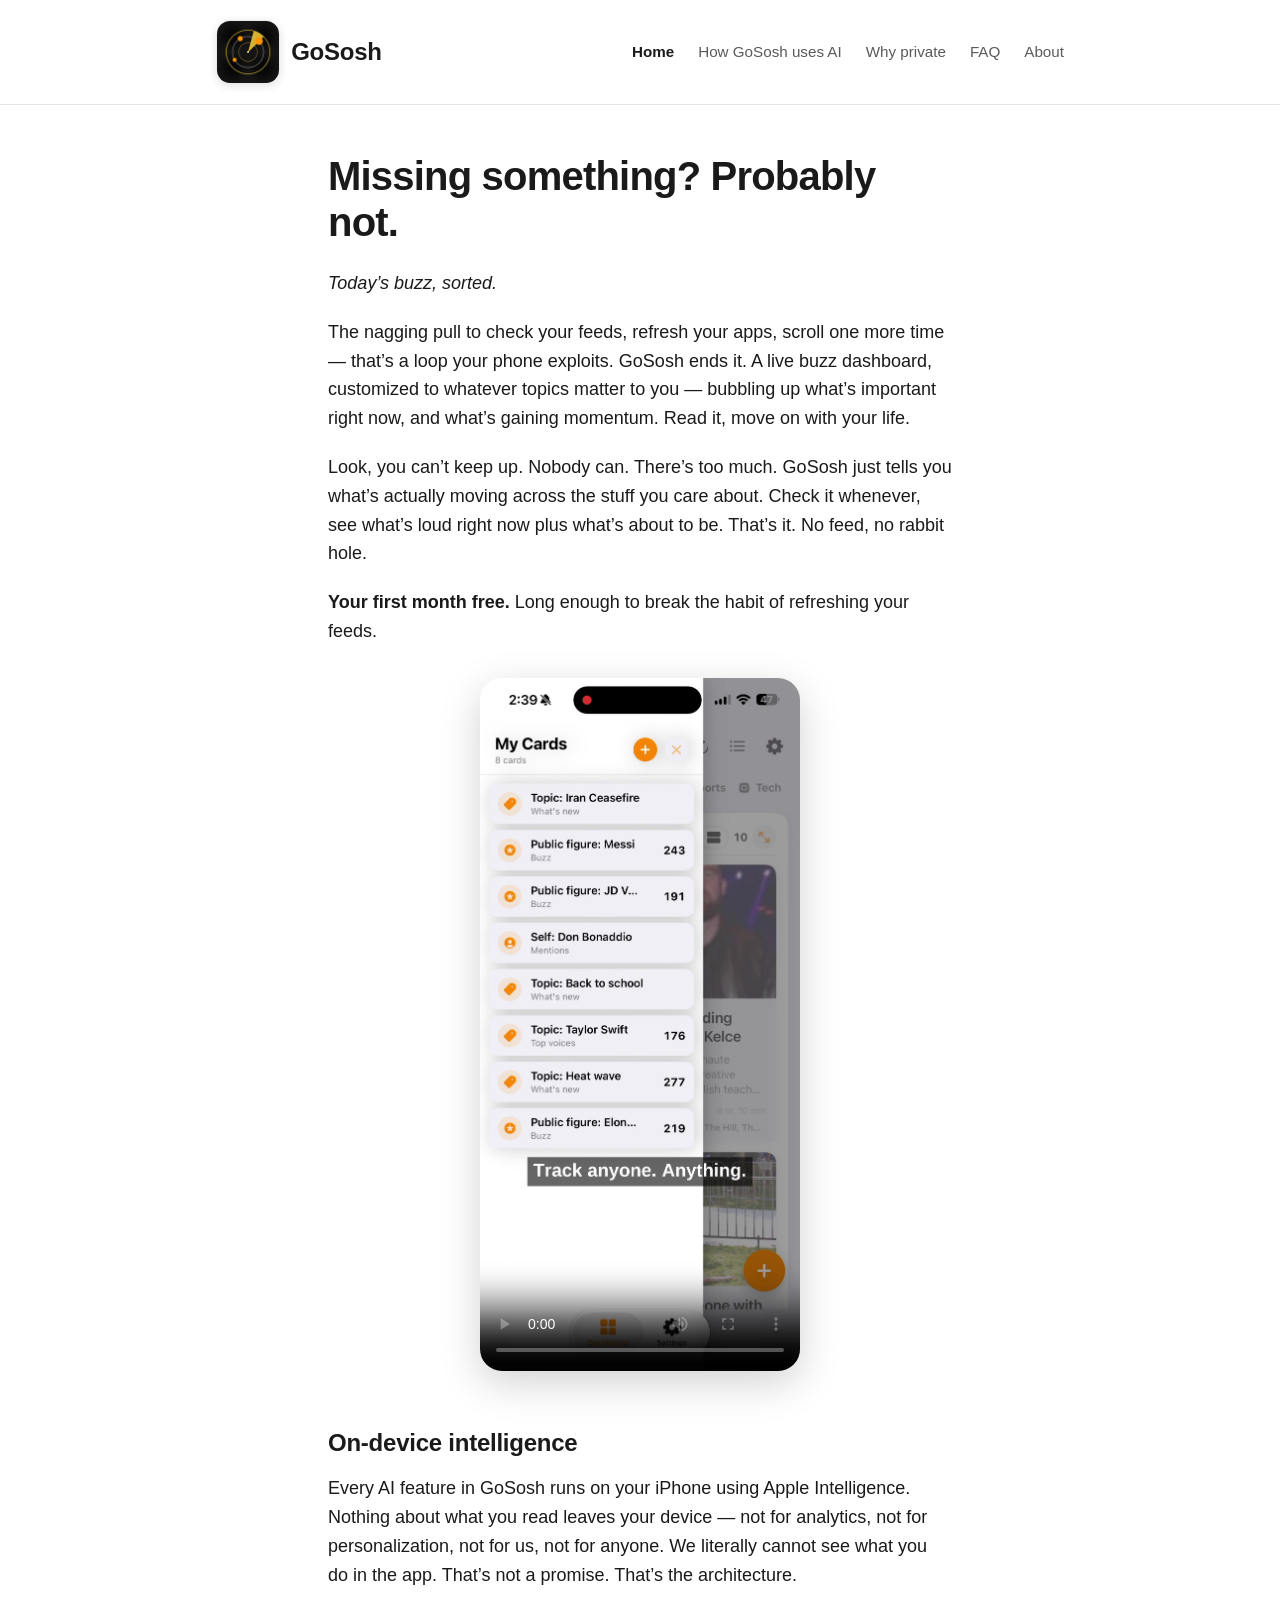
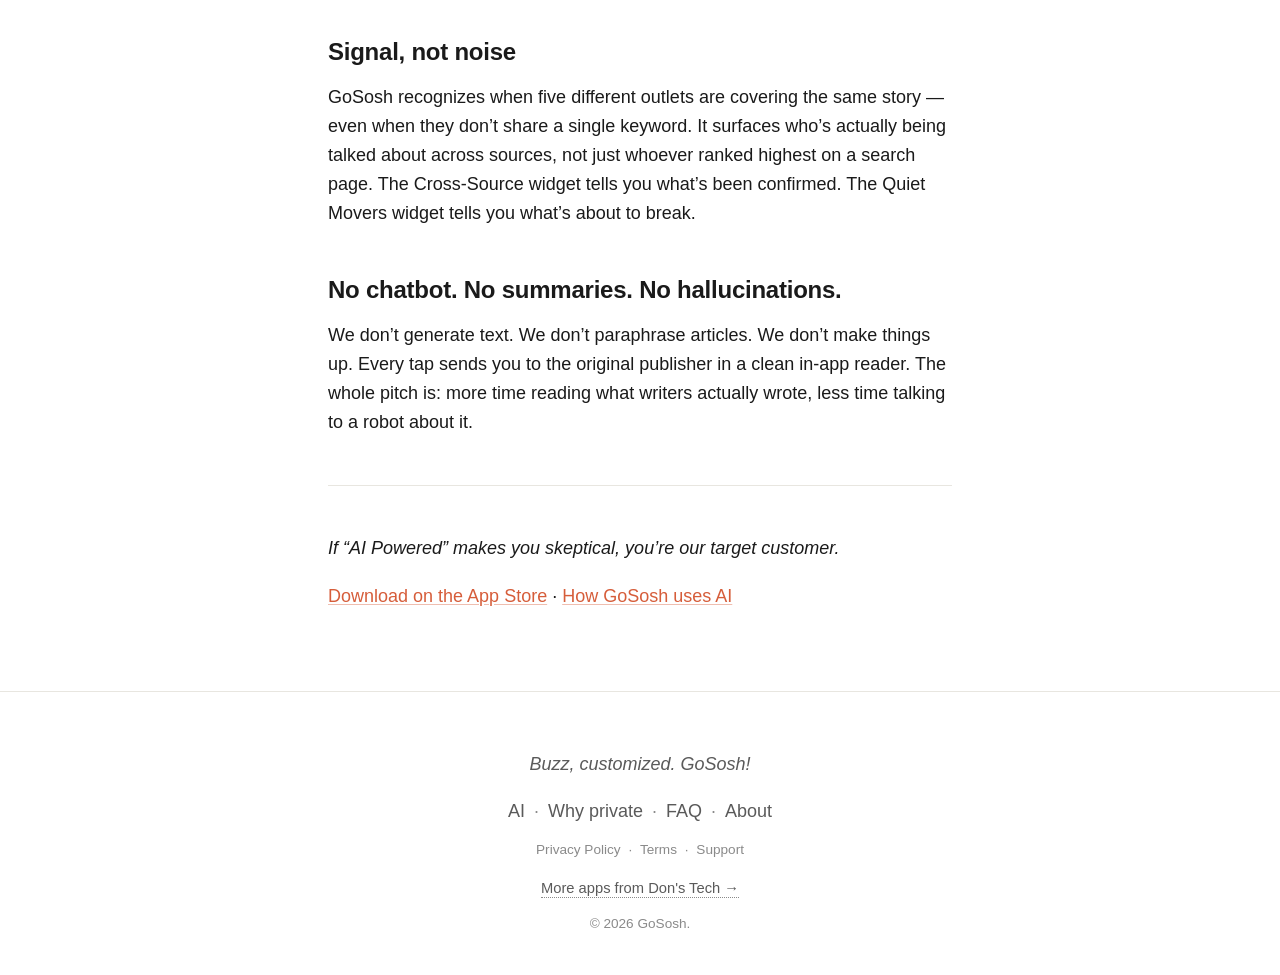
<file: index.html>
<!DOCTYPE html>
<html lang="en">
<head>
<meta charset="UTF-8">
<meta name="viewport" content="width=device-width, initial-scale=1.0">
<meta name="description" content="Today&rsquo;s buzz, sorted.">
<title>Missing something? Probably not. — GoSosh</title>
<link rel="stylesheet" href="style.css">
</head>
<body>
<header class="site-header">
  <div class="container">
    <a href="index.html" class="brand">
      <img src="icon.png" alt="" class="brand-icon">
      <span>GoSosh</span>
    </a>
    <nav class="primary-nav">
      <a href="index.html" aria-current="page">Home</a>
      <a href="ai.html">How GoSosh uses AI</a>
      <a href="why-private.html">Why private</a>
      <a href="faq.html">FAQ</a>
      <a href="about.html">About</a>
    </nav>
  </div>
</header>

<main class="container">
<h1>Missing something? Probably not.</h1>
<p><em>Today&rsquo;s buzz, sorted.</em></p>
<p>The nagging pull to check your feeds, refresh your apps, scroll one more time — that&rsquo;s a loop your phone exploits. GoSosh ends it. A live buzz dashboard, customized to whatever topics matter to you — bubbling up what&rsquo;s important right now, and what&rsquo;s gaining momentum. Read it, move on with your life.</p>
<p>Look, you can&rsquo;t keep up. Nobody can. There&rsquo;s too much. GoSosh just tells you what&rsquo;s actually moving across the stuff you care about. Check it whenever, see what&rsquo;s loud right now plus what&rsquo;s about to be. That&rsquo;s it. No feed, no rabbit hole.</p>
<p><strong>Your first month free.</strong> Long enough to break the habit of refreshing your feeds.</p>
<div class="demo-wrap" markdown="0" style="text-align:center; margin:2rem 0;">
  <video controls playsinline preload="metadata" poster="cover.jpg" style="max-width:320px; width:100%; border-radius:22px; box-shadow:0 12px 40px rgba(0,0,0,0.18);">
    <source src="demo.mp4" type="video/mp4">
    <a href="demo.mp4">Watch the GoSosh demo (video)</a>.
  </video>
</div>

<h2>On-device intelligence</h2>
<p>Every AI feature in GoSosh runs on your iPhone using Apple Intelligence. Nothing about what you read leaves your device — not for analytics, not for personalization, not for us, not for anyone. We literally cannot see what you do in the app. That&rsquo;s not a promise. That&rsquo;s the architecture.</p>
<h2>Signal, not noise</h2>
<p>GoSosh recognizes when five different outlets are covering the same story — even when they don&rsquo;t share a single keyword. It surfaces who&rsquo;s actually being talked about across sources, not just whoever ranked highest on a search page. The Cross-Source widget tells you what&rsquo;s been confirmed. The Quiet Movers widget tells you what&rsquo;s about to break.</p>
<h2>No chatbot. No summaries. No hallucinations.</h2>
<p>We don&rsquo;t generate text. We don&rsquo;t paraphrase articles. We don&rsquo;t make things up. Every tap sends you to the original publisher in a clean in-app reader. The whole pitch is: more time reading what writers actually wrote, less time talking to a robot about it.</p>
<hr>
<p><em>If &ldquo;AI Powered&rdquo; makes you skeptical, you&rsquo;re our target customer.</em></p>
<p><a href="https://apps.apple.com/us/app/gososh/id6781229517">Download on the App Store</a> · <a href="ai.html">How GoSosh uses AI</a></p>
</main>

<footer class="site-footer">
  <div class="container">
    <p class="tagline">Buzz, customized. GoSosh!</p>
    <p class="footer-links">
      <a href="ai.html">AI</a> ·
      <a href="why-private.html">Why private</a> ·
      <a href="faq.html">FAQ</a> ·
      <a href="about.html">About</a>
    </p>
    <p class="footer-links legal">
      <a href="privacy.html">Privacy Policy</a> ·
      <a href="terms.html">Terms</a> ·
      <a href="support.html">Support</a>
    </p>
    <p class="umbrella"><a href="https://donstech.com">More apps from Don's Tech →</a></p>
    <p class="copyright">© 2026 GoSosh.</p>
  </div>
</footer>
</body>
</html>
</file>
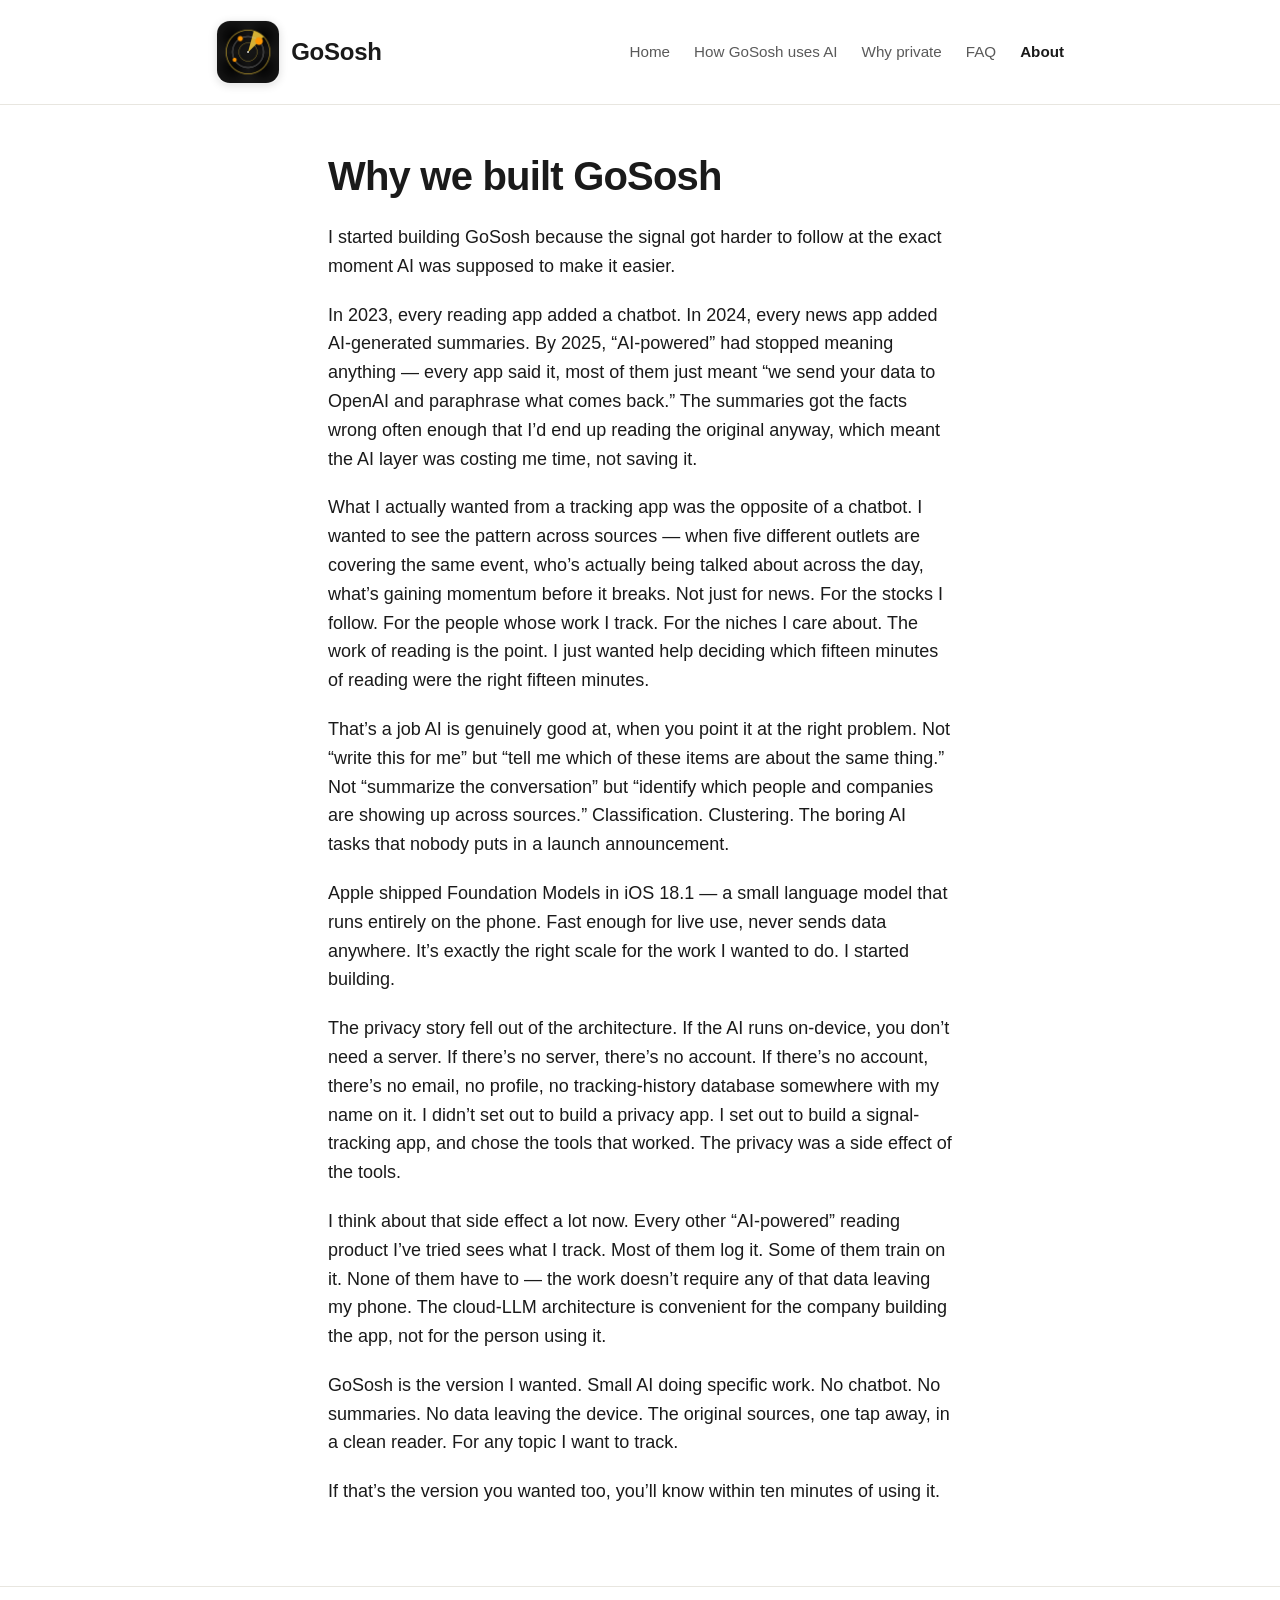
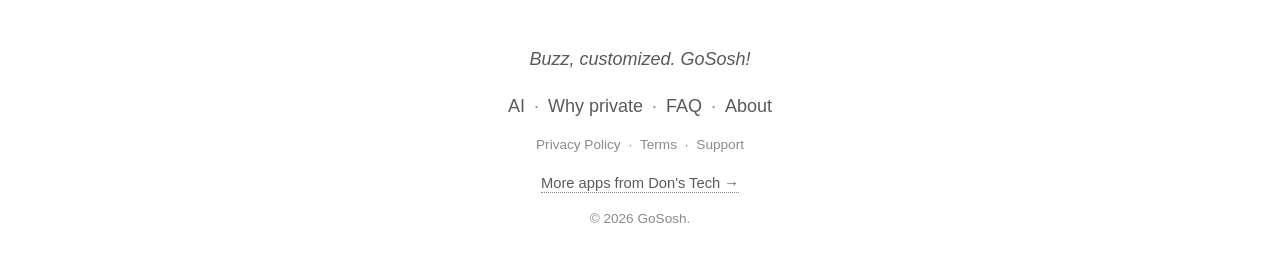
<file: about.html>
<!DOCTYPE html>
<html lang="en">
<head>
<meta charset="UTF-8">
<meta name="viewport" content="width=device-width, initial-scale=1.0">
<meta name="description" content="I started building GoSosh because the signal got harder to follow at the exact moment AI was supposed to make it easier.">
<title>Why we built GoSosh — GoSosh</title>
<link rel="stylesheet" href="style.css">
</head>
<body>
<header class="site-header">
  <div class="container">
    <a href="index.html" class="brand">
      <img src="icon.png" alt="" class="brand-icon">
      <span>GoSosh</span>
    </a>
    <nav class="primary-nav">
      <a href="index.html">Home</a>
      <a href="ai.html">How GoSosh uses AI</a>
      <a href="why-private.html">Why private</a>
      <a href="faq.html">FAQ</a>
      <a href="about.html" aria-current="page">About</a>
    </nav>
  </div>
</header>

<main class="container">
<h1>Why we built GoSosh</h1>
<p>I started building GoSosh because the signal got harder to follow at the exact moment AI was supposed to make it easier.</p>
<p>In 2023, every reading app added a chatbot. In 2024, every news app added AI-generated summaries. By 2025, &ldquo;AI-powered&rdquo; had stopped meaning anything — every app said it, most of them just meant &ldquo;we send your data to OpenAI and paraphrase what comes back.&rdquo; The summaries got the facts wrong often enough that I&rsquo;d end up reading the original anyway, which meant the AI layer was costing me time, not saving it.</p>
<p>What I actually wanted from a tracking app was the opposite of a chatbot. I wanted to see the pattern across sources — when five different outlets are covering the same event, who&rsquo;s actually being talked about across the day, what&rsquo;s gaining momentum before it breaks. Not just for news. For the stocks I follow. For the people whose work I track. For the niches I care about. The work of reading is the point. I just wanted help deciding which fifteen minutes of reading were the right fifteen minutes.</p>
<p>That&rsquo;s a job AI is genuinely good at, when you point it at the right problem. Not &ldquo;write this for me&rdquo; but &ldquo;tell me which of these items are about the same thing.&rdquo; Not &ldquo;summarize the conversation&rdquo; but &ldquo;identify which people and companies are showing up across sources.&rdquo; Classification. Clustering. The boring AI tasks that nobody puts in a launch announcement.</p>
<p>Apple shipped Foundation Models in iOS 18.1 — a small language model that runs entirely on the phone. Fast enough for live use, never sends data anywhere. It&rsquo;s exactly the right scale for the work I wanted to do. I started building.</p>
<p>The privacy story fell out of the architecture. If the AI runs on-device, you don&rsquo;t need a server. If there&rsquo;s no server, there&rsquo;s no account. If there&rsquo;s no account, there&rsquo;s no email, no profile, no tracking-history database somewhere with my name on it. I didn&rsquo;t set out to build a privacy app. I set out to build a signal-tracking app, and chose the tools that worked. The privacy was a side effect of the tools.</p>
<p>I think about that side effect a lot now. Every other &ldquo;AI-powered&rdquo; reading product I&rsquo;ve tried sees what I track. Most of them log it. Some of them train on it. None of them have to — the work doesn&rsquo;t require any of that data leaving my phone. The cloud-LLM architecture is convenient for the company building the app, not for the person using it.</p>
<p>GoSosh is the version I wanted. Small AI doing specific work. No chatbot. No summaries. No data leaving the device. The original sources, one tap away, in a clean reader. For any topic I want to track.</p>
<p>If that&rsquo;s the version you wanted too, you&rsquo;ll know within ten minutes of using it.</p>
</main>

<footer class="site-footer">
  <div class="container">
    <p class="tagline">Buzz, customized. GoSosh!</p>
    <p class="footer-links">
      <a href="ai.html">AI</a> ·
      <a href="why-private.html">Why private</a> ·
      <a href="faq.html">FAQ</a> ·
      <a href="about.html">About</a>
    </p>
    <p class="footer-links legal">
      <a href="privacy.html">Privacy Policy</a> ·
      <a href="terms.html">Terms</a> ·
      <a href="support.html">Support</a>
    </p>
    <p class="umbrella"><a href="https://donstech.com">More apps from Don's Tech →</a></p>
    <p class="copyright">© 2026 GoSosh.</p>
  </div>
</footer>
</body>
</html>
</file>
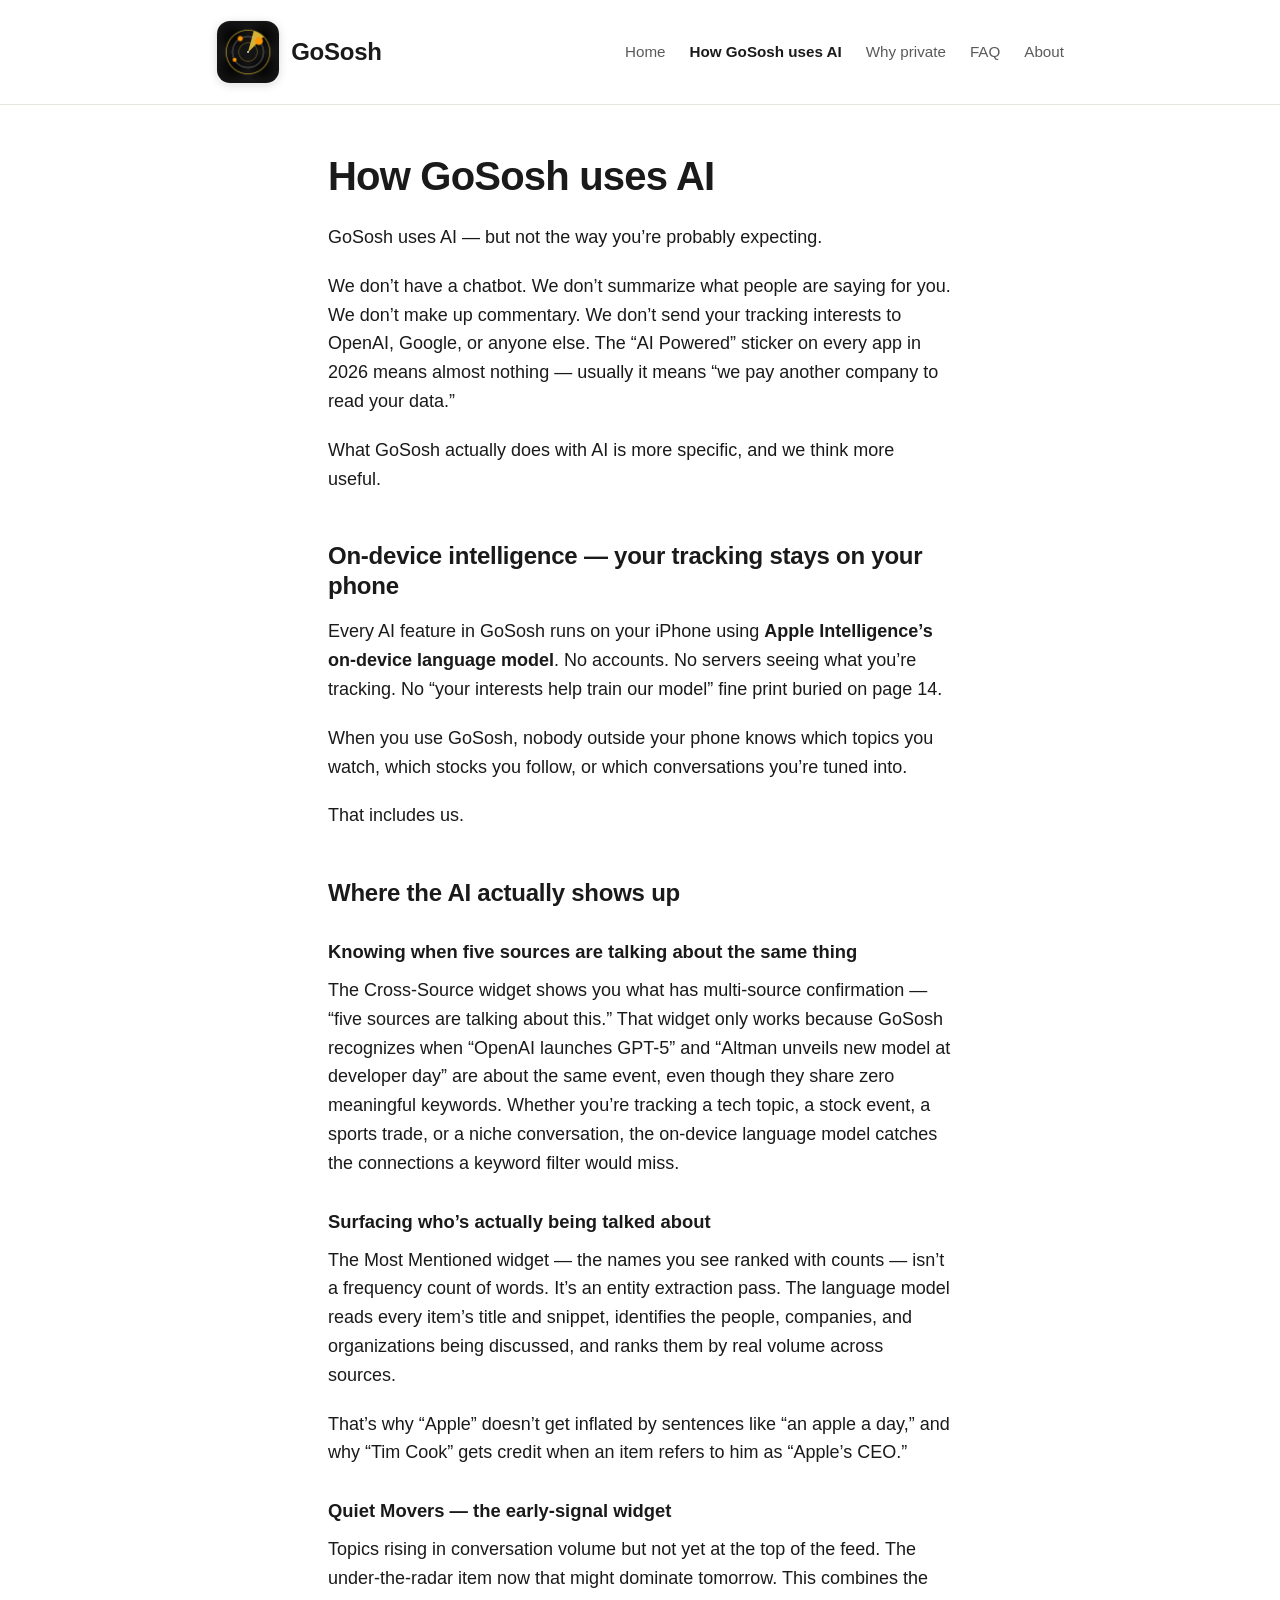
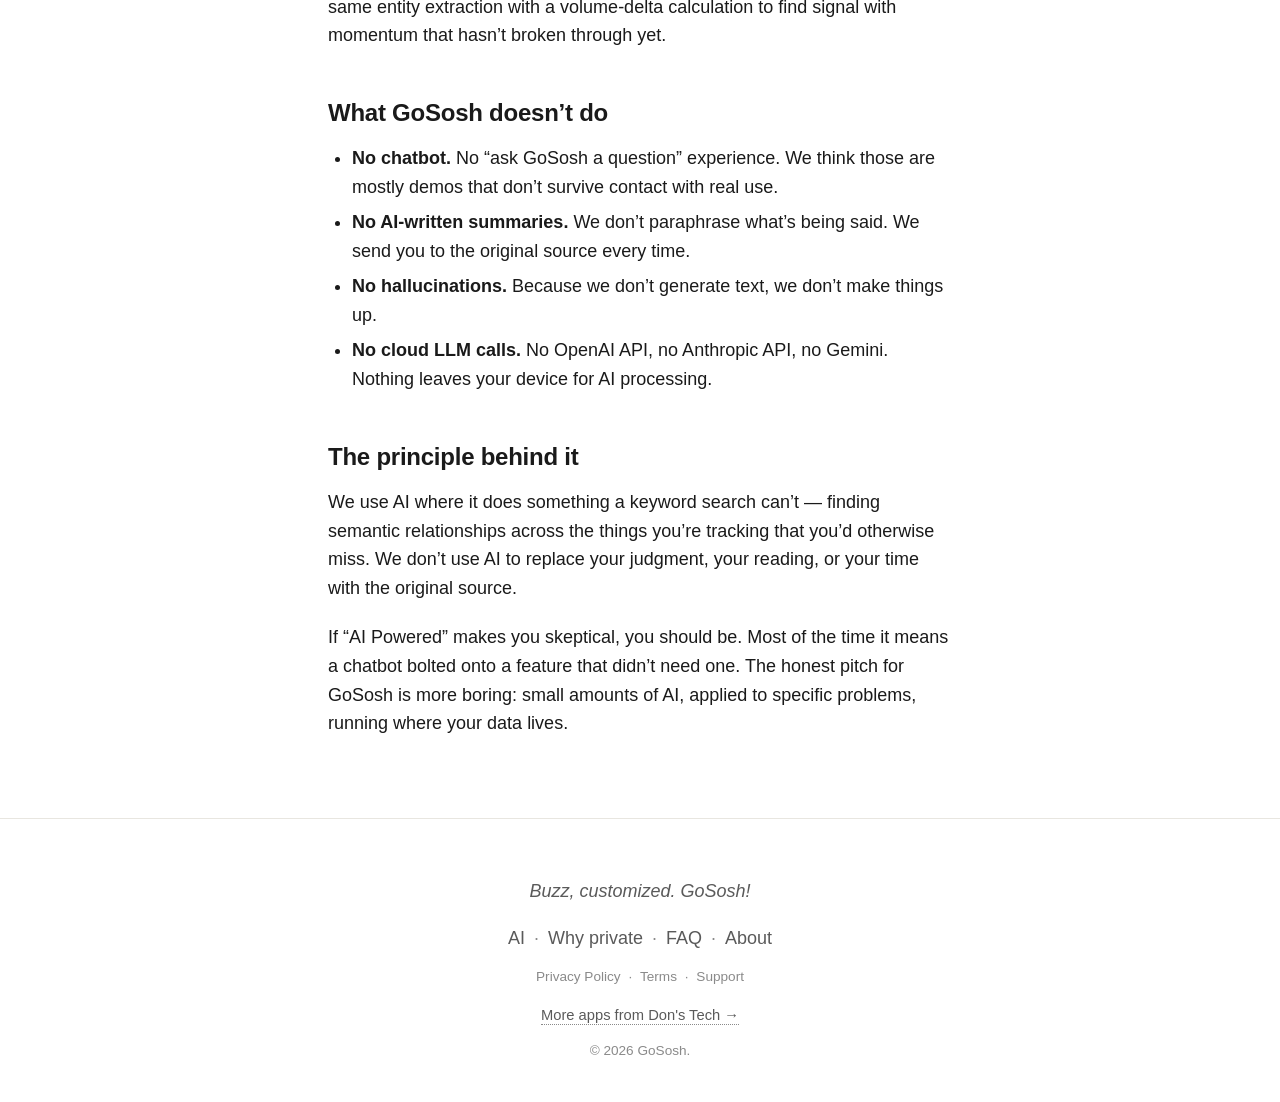
<file: ai.html>
<!DOCTYPE html>
<html lang="en">
<head>
<meta charset="UTF-8">
<meta name="viewport" content="width=device-width, initial-scale=1.0">
<meta name="description" content="GoSosh uses AI — but not the way you&rsquo;re probably expecting.">
<title>How GoSosh uses AI — GoSosh</title>
<link rel="stylesheet" href="style.css">
</head>
<body>
<header class="site-header">
  <div class="container">
    <a href="index.html" class="brand">
      <img src="icon.png" alt="" class="brand-icon">
      <span>GoSosh</span>
    </a>
    <nav class="primary-nav">
      <a href="index.html">Home</a>
      <a href="ai.html" aria-current="page">How GoSosh uses AI</a>
      <a href="why-private.html">Why private</a>
      <a href="faq.html">FAQ</a>
      <a href="about.html">About</a>
    </nav>
  </div>
</header>

<main class="container">
<h1>How GoSosh uses AI</h1>
<p>GoSosh uses AI — but not the way you&rsquo;re probably expecting.</p>
<p>We don&rsquo;t have a chatbot. We don&rsquo;t summarize what people are saying for you. We don&rsquo;t make up commentary. We don&rsquo;t send your tracking interests to OpenAI, Google, or anyone else. The &ldquo;AI Powered&rdquo; sticker on every app in 2026 means almost nothing — usually it means &ldquo;we pay another company to read your data.&rdquo;</p>
<p>What GoSosh actually does with AI is more specific, and we think more useful.</p>
<h2>On-device intelligence — your tracking stays on your phone</h2>
<p>Every AI feature in GoSosh runs on your iPhone using <strong>Apple Intelligence&rsquo;s on-device language model</strong>. No accounts. No servers seeing what you&rsquo;re tracking. No &ldquo;your interests help train our model&rdquo; fine print buried on page 14.</p>
<p>When you use GoSosh, nobody outside your phone knows which topics you watch, which stocks you follow, or which conversations you&rsquo;re tuned into.</p>
<p>That includes us.</p>
<h2>Where the AI actually shows up</h2>
<h3>Knowing when five sources are talking about the same thing</h3>
<p>The Cross-Source widget shows you what has multi-source confirmation — &ldquo;five sources are talking about this.&rdquo; That widget only works because GoSosh recognizes when &ldquo;OpenAI launches GPT-5&rdquo; and &ldquo;Altman unveils new model at developer day&rdquo; are about the same event, even though they share zero meaningful keywords. Whether you&rsquo;re tracking a tech topic, a stock event, a sports trade, or a niche conversation, the on-device language model catches the connections a keyword filter would miss.</p>
<h3>Surfacing who&rsquo;s actually being talked about</h3>
<p>The Most Mentioned widget — the names you see ranked with counts — isn&rsquo;t a frequency count of words. It&rsquo;s an entity extraction pass. The language model reads every item&rsquo;s title and snippet, identifies the people, companies, and organizations being discussed, and ranks them by real volume across sources.</p>
<p>That&rsquo;s why &ldquo;Apple&rdquo; doesn&rsquo;t get inflated by sentences like &ldquo;an apple a day,&rdquo; and why &ldquo;Tim Cook&rdquo; gets credit when an item refers to him as &ldquo;Apple&rsquo;s CEO.&rdquo;</p>
<h3>Quiet Movers — the early-signal widget</h3>
<p>Topics rising in conversation volume but not yet at the top of the feed. The under-the-radar item now that might dominate tomorrow. This combines the same entity extraction with a volume-delta calculation to find signal with momentum that hasn&rsquo;t broken through yet.</p>
<h2>What GoSosh doesn&rsquo;t do</h2>
<ul>
<li><strong>No chatbot.</strong> No &ldquo;ask GoSosh a question&rdquo; experience. We think those are mostly demos that don&rsquo;t survive contact with real use.</li>
<li><strong>No AI-written summaries.</strong> We don&rsquo;t paraphrase what&rsquo;s being said. We send you to the original source every time.</li>
<li><strong>No hallucinations.</strong> Because we don&rsquo;t generate text, we don&rsquo;t make things up.</li>
<li><strong>No cloud LLM calls.</strong> No OpenAI API, no Anthropic API, no Gemini. Nothing leaves your device for AI processing.</li>
</ul>
<h2>The principle behind it</h2>
<p>We use AI where it does something a keyword search can&rsquo;t — finding semantic relationships across the things you&rsquo;re tracking that you&rsquo;d otherwise miss. We don&rsquo;t use AI to replace your judgment, your reading, or your time with the original source.</p>
<p>If &ldquo;AI Powered&rdquo; makes you skeptical, you should be. Most of the time it means a chatbot bolted onto a feature that didn&rsquo;t need one. The honest pitch for GoSosh is more boring: small amounts of AI, applied to specific problems, running where your data lives.</p>
</main>

<footer class="site-footer">
  <div class="container">
    <p class="tagline">Buzz, customized. GoSosh!</p>
    <p class="footer-links">
      <a href="ai.html">AI</a> ·
      <a href="why-private.html">Why private</a> ·
      <a href="faq.html">FAQ</a> ·
      <a href="about.html">About</a>
    </p>
    <p class="footer-links legal">
      <a href="privacy.html">Privacy Policy</a> ·
      <a href="terms.html">Terms</a> ·
      <a href="support.html">Support</a>
    </p>
    <p class="umbrella"><a href="https://donstech.com">More apps from Don's Tech →</a></p>
    <p class="copyright">© 2026 GoSosh.</p>
  </div>
</footer>
</body>
</html>
</file>
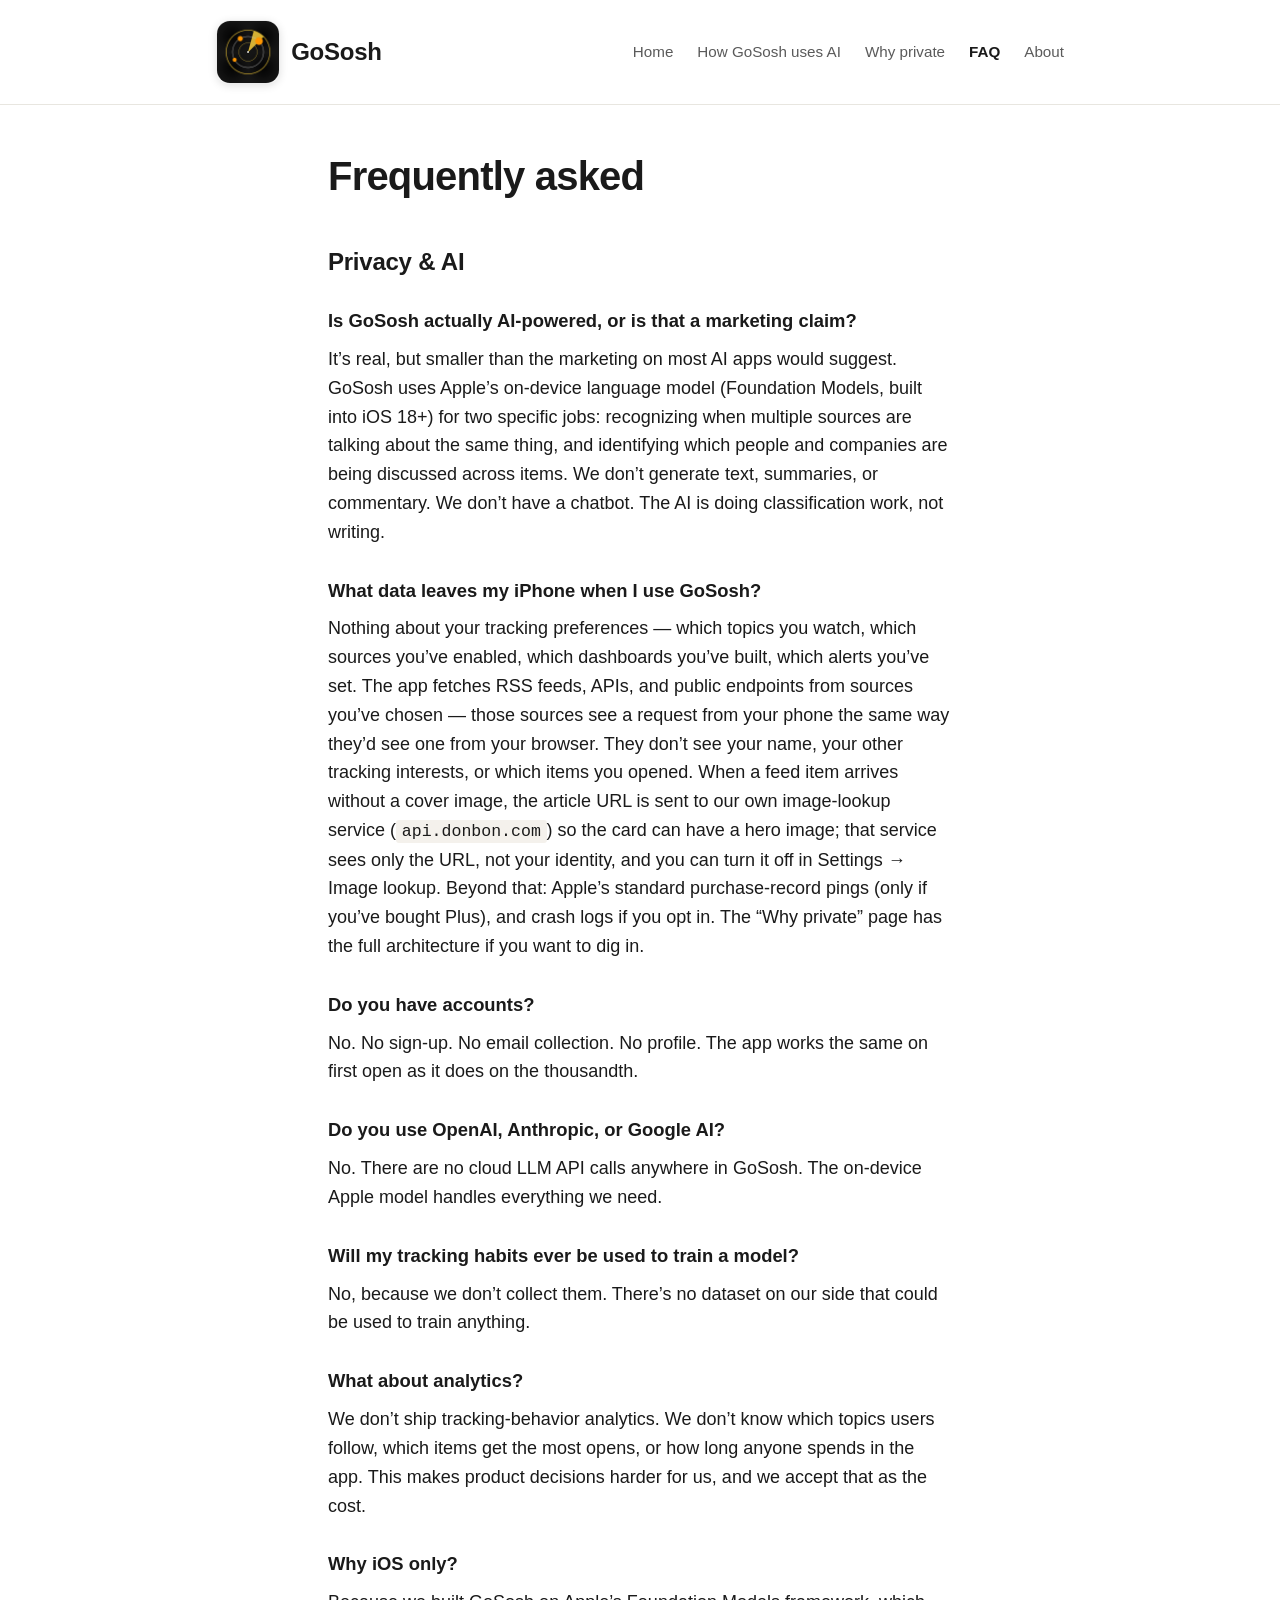
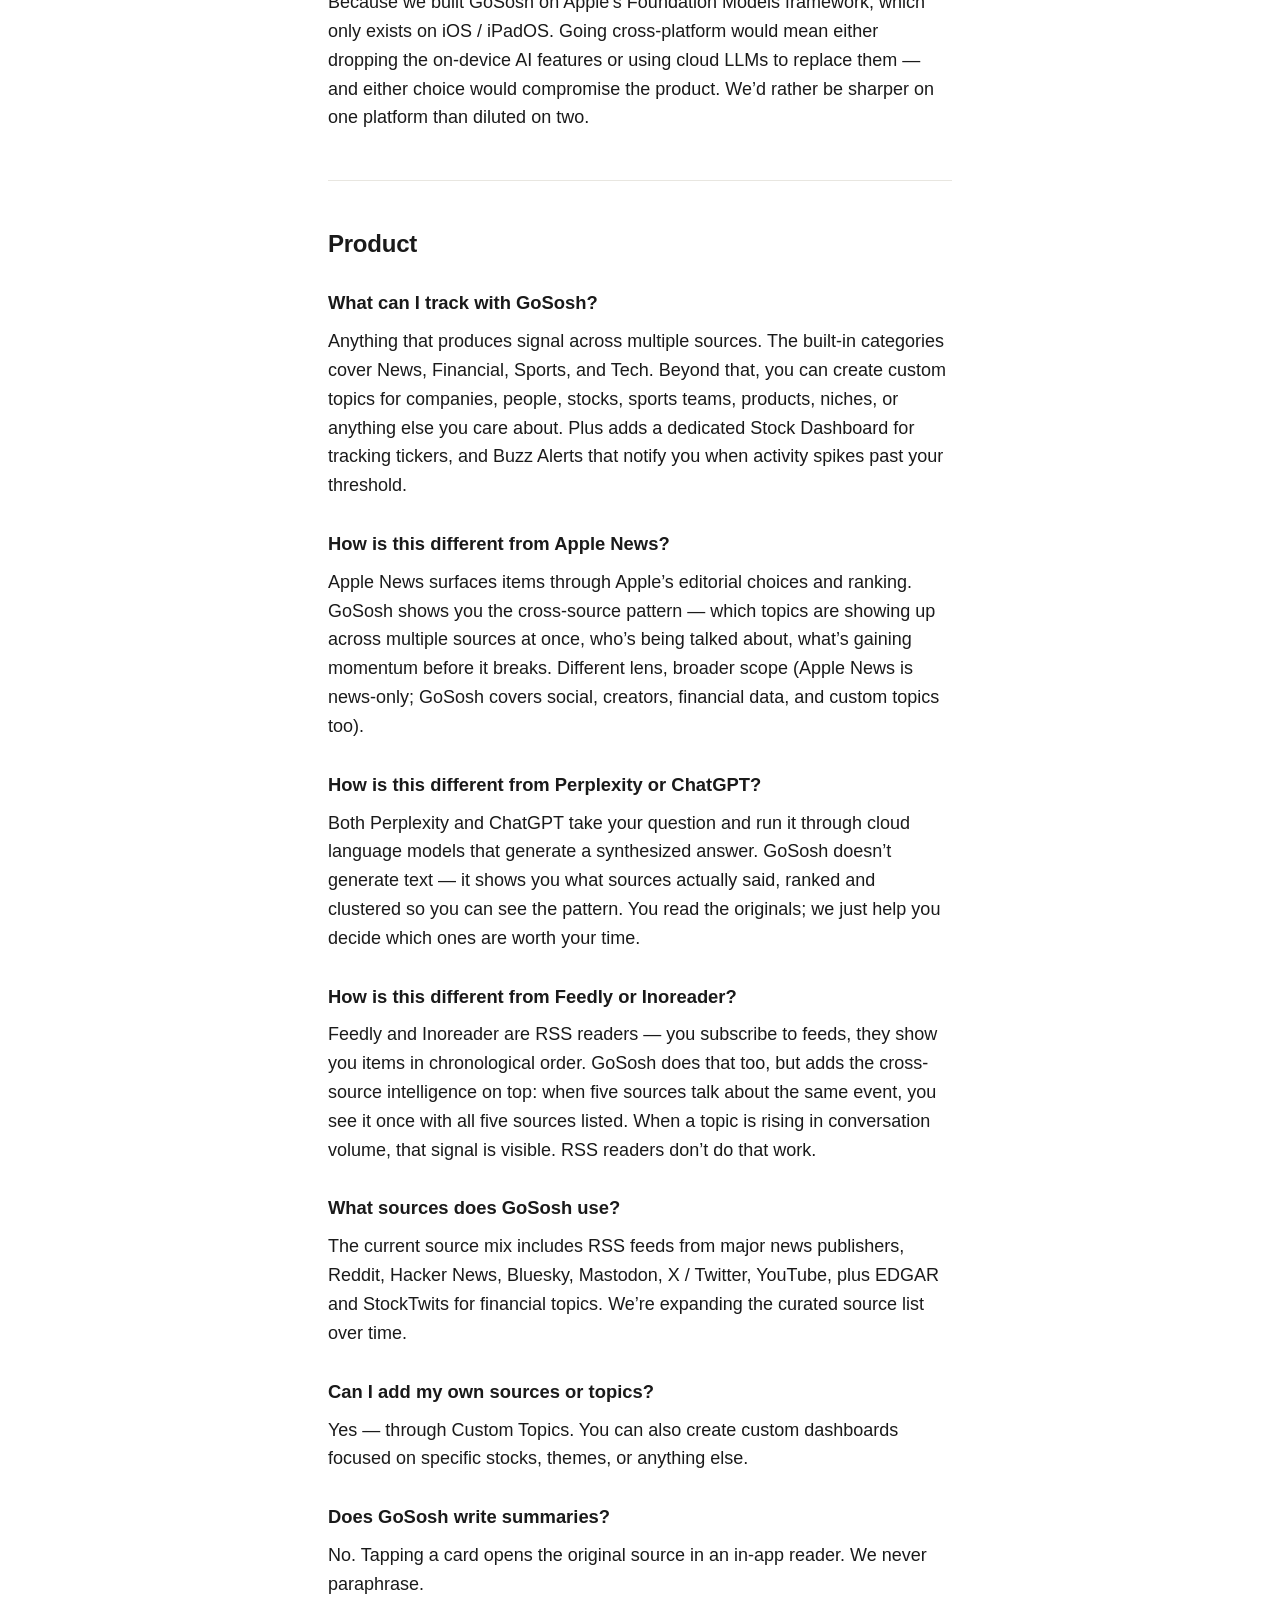
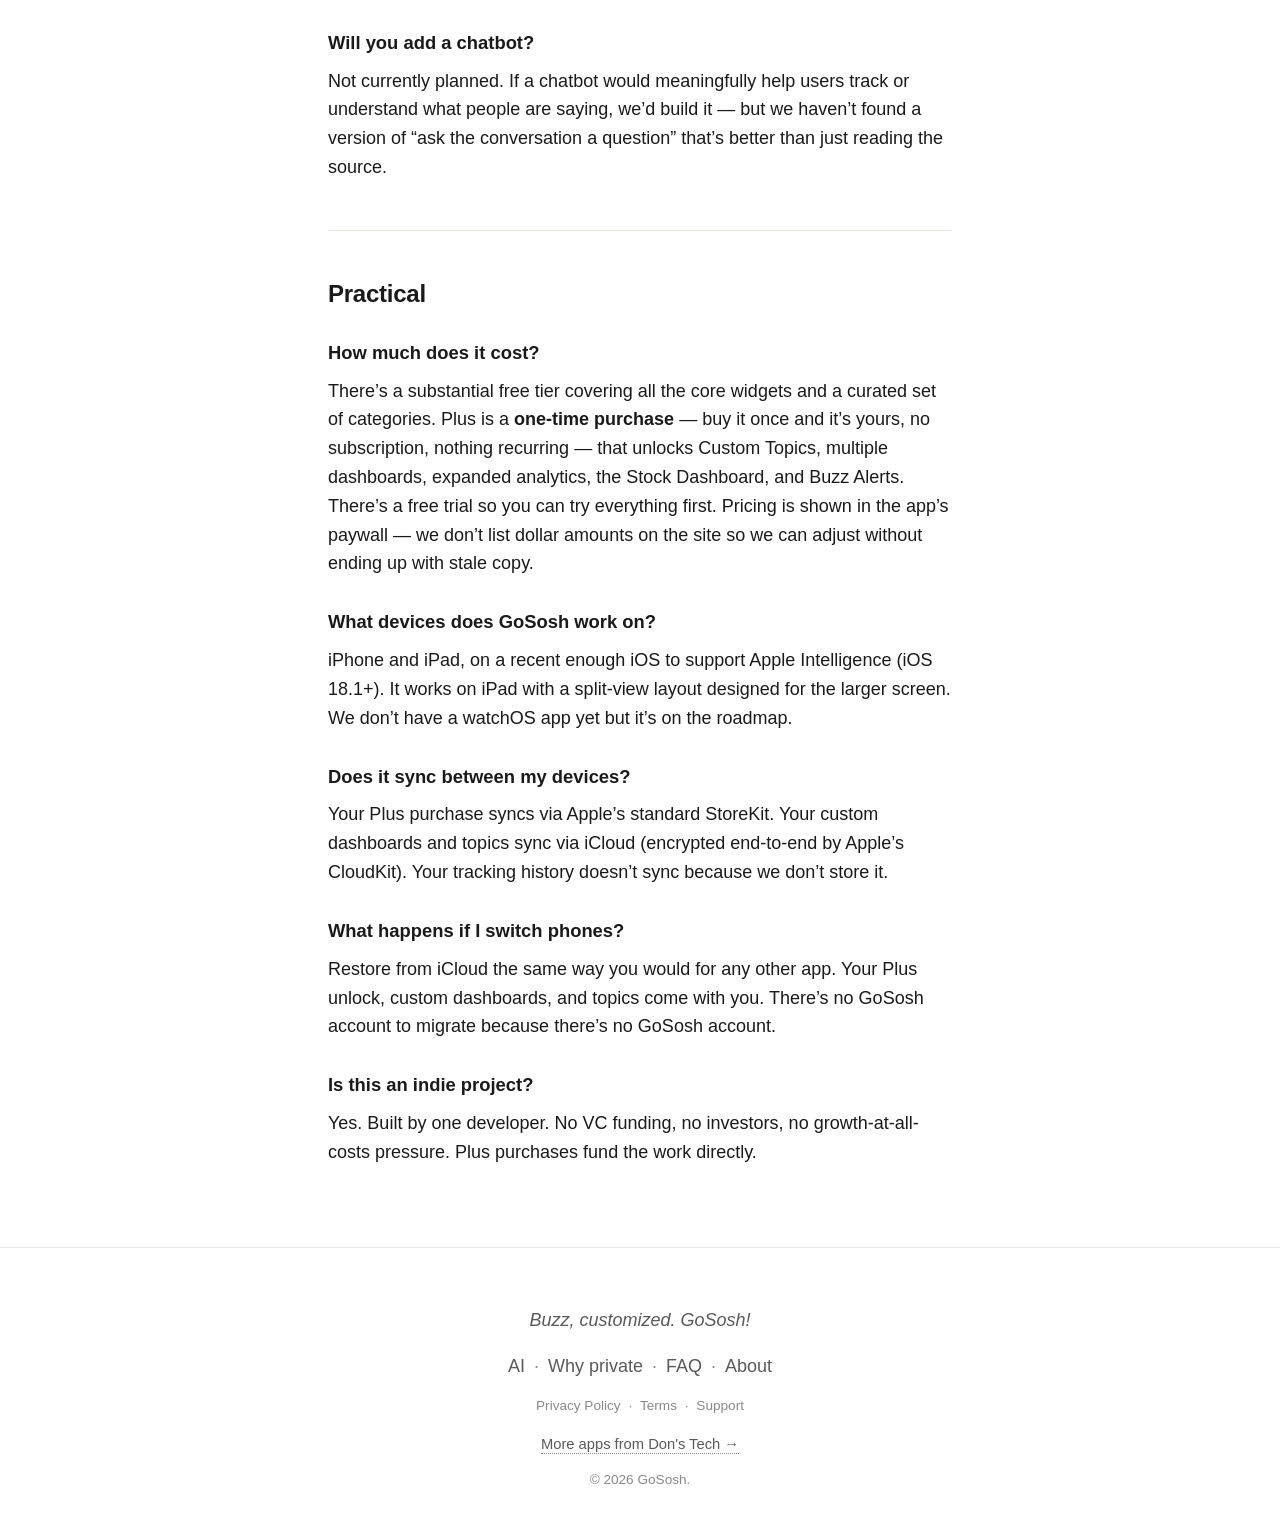
<file: faq.html>
<!DOCTYPE html>
<html lang="en">
<head>
<meta charset="UTF-8">
<meta name="viewport" content="width=device-width, initial-scale=1.0">
<meta name="description" content="It&rsquo;s real, but smaller than the marketing on most AI apps would suggest. GoSosh uses Apple&rsquo;s on-device language model (Foundation Models, built…">
<title>Frequently asked — GoSosh</title>
<link rel="stylesheet" href="style.css">
</head>
<body>
<header class="site-header">
  <div class="container">
    <a href="index.html" class="brand">
      <img src="icon.png" alt="" class="brand-icon">
      <span>GoSosh</span>
    </a>
    <nav class="primary-nav">
      <a href="index.html">Home</a>
      <a href="ai.html">How GoSosh uses AI</a>
      <a href="why-private.html">Why private</a>
      <a href="faq.html" aria-current="page">FAQ</a>
      <a href="about.html">About</a>
    </nav>
  </div>
</header>

<main class="container">
<h1>Frequently asked</h1>
<h2>Privacy &amp; AI</h2>
<h3>Is GoSosh actually AI-powered, or is that a marketing claim?</h3>
<p>It&rsquo;s real, but smaller than the marketing on most AI apps would suggest. GoSosh uses Apple&rsquo;s on-device language model (Foundation Models, built into iOS 18+) for two specific jobs: recognizing when multiple sources are talking about the same thing, and identifying which people and companies are being discussed across items. We don&rsquo;t generate text, summaries, or commentary. We don&rsquo;t have a chatbot. The AI is doing classification work, not writing.</p>
<h3>What data leaves my iPhone when I use GoSosh?</h3>
<p>Nothing about your tracking preferences — which topics you watch, which sources you&rsquo;ve enabled, which dashboards you&rsquo;ve built, which alerts you&rsquo;ve set. The app fetches RSS feeds, APIs, and public endpoints from sources you&rsquo;ve chosen — those sources see a request from your phone the same way they&rsquo;d see one from your browser. They don&rsquo;t see your name, your other tracking interests, or which items you opened. When a feed item arrives without a cover image, the article URL is sent to our own image-lookup service (<code>api.donbon.com</code>) so the card can have a hero image; that service sees only the URL, not your identity, and you can turn it off in Settings → Image lookup. Beyond that: Apple&rsquo;s standard purchase-record pings (only if you&rsquo;ve bought Plus), and crash logs if you opt in. The &ldquo;Why private&rdquo; page has the full architecture if you want to dig in.</p>
<h3>Do you have accounts?</h3>
<p>No. No sign-up. No email collection. No profile. The app works the same on first open as it does on the thousandth.</p>
<h3>Do you use OpenAI, Anthropic, or Google AI?</h3>
<p>No. There are no cloud LLM API calls anywhere in GoSosh. The on-device Apple model handles everything we need.</p>
<h3>Will my tracking habits ever be used to train a model?</h3>
<p>No, because we don&rsquo;t collect them. There&rsquo;s no dataset on our side that could be used to train anything.</p>
<h3>What about analytics?</h3>
<p>We don&rsquo;t ship tracking-behavior analytics. We don&rsquo;t know which topics users follow, which items get the most opens, or how long anyone spends in the app. This makes product decisions harder for us, and we accept that as the cost.</p>
<h3>Why iOS only?</h3>
<p>Because we built GoSosh on Apple&rsquo;s Foundation Models framework, which only exists on iOS / iPadOS. Going cross-platform would mean either dropping the on-device AI features or using cloud LLMs to replace them — and either choice would compromise the product. We&rsquo;d rather be sharper on one platform than diluted on two.</p>
<hr>
<h2>Product</h2>
<h3>What can I track with GoSosh?</h3>
<p>Anything that produces signal across multiple sources. The built-in categories cover News, Financial, Sports, and Tech. Beyond that, you can create custom topics for companies, people, stocks, sports teams, products, niches, or anything else you care about. Plus adds a dedicated Stock Dashboard for tracking tickers, and Buzz Alerts that notify you when activity spikes past your threshold.</p>
<h3>How is this different from Apple News?</h3>
<p>Apple News surfaces items through Apple&rsquo;s editorial choices and ranking. GoSosh shows you the cross-source pattern — which topics are showing up across multiple sources at once, who&rsquo;s being talked about, what&rsquo;s gaining momentum before it breaks. Different lens, broader scope (Apple News is news-only; GoSosh covers social, creators, financial data, and custom topics too).</p>
<h3>How is this different from Perplexity or ChatGPT?</h3>
<p>Both Perplexity and ChatGPT take your question and run it through cloud language models that generate a synthesized answer. GoSosh doesn&rsquo;t generate text — it shows you what sources actually said, ranked and clustered so you can see the pattern. You read the originals; we just help you decide which ones are worth your time.</p>
<h3>How is this different from Feedly or Inoreader?</h3>
<p>Feedly and Inoreader are RSS readers — you subscribe to feeds, they show you items in chronological order. GoSosh does that too, but adds the cross-source intelligence on top: when five sources talk about the same event, you see it once with all five sources listed. When a topic is rising in conversation volume, that signal is visible. RSS readers don&rsquo;t do that work.</p>
<h3>What sources does GoSosh use?</h3>
<p>The current source mix includes RSS feeds from major news publishers, Reddit, Hacker News, Bluesky, Mastodon, X / Twitter, YouTube, plus EDGAR and StockTwits for financial topics. We&rsquo;re expanding the curated source list over time.</p>
<h3>Can I add my own sources or topics?</h3>
<p>Yes — through Custom Topics. You can also create custom dashboards focused on specific stocks, themes, or anything else.</p>
<h3>Does GoSosh write summaries?</h3>
<p>No. Tapping a card opens the original source in an in-app reader. We never paraphrase.</p>
<h3>Will you add a chatbot?</h3>
<p>Not currently planned. If a chatbot would meaningfully help users track or understand what people are saying, we&rsquo;d build it — but we haven&rsquo;t found a version of &ldquo;ask the conversation a question&rdquo; that&rsquo;s better than just reading the source.</p>
<hr>
<h2>Practical</h2>
<h3>How much does it cost?</h3>
<p>There&rsquo;s a substantial free tier covering all the core widgets and a curated set of categories. Plus is a <strong>one-time purchase</strong> — buy it once and it&rsquo;s yours, no subscription, nothing recurring — that unlocks Custom Topics, multiple dashboards, expanded analytics, the Stock Dashboard, and Buzz Alerts. There&rsquo;s a free trial so you can try everything first. Pricing is shown in the app&rsquo;s paywall — we don&rsquo;t list dollar amounts on the site so we can adjust without ending up with stale copy.</p>
<h3>What devices does GoSosh work on?</h3>
<p>iPhone and iPad, on a recent enough iOS to support Apple Intelligence (iOS 18.1+). It works on iPad with a split-view layout designed for the larger screen. We don&rsquo;t have a watchOS app yet but it&rsquo;s on the roadmap.</p>
<h3>Does it sync between my devices?</h3>
<p>Your Plus purchase syncs via Apple&rsquo;s standard StoreKit. Your custom dashboards and topics sync via iCloud (encrypted end-to-end by Apple&rsquo;s CloudKit). Your tracking history doesn&rsquo;t sync because we don&rsquo;t store it.</p>
<h3>What happens if I switch phones?</h3>
<p>Restore from iCloud the same way you would for any other app. Your Plus unlock, custom dashboards, and topics come with you. There&rsquo;s no GoSosh account to migrate because there&rsquo;s no GoSosh account.</p>
<h3>Is this an indie project?</h3>
<p>Yes. Built by one developer. No VC funding, no investors, no growth-at-all-costs pressure. Plus purchases fund the work directly.</p>
</main>

<footer class="site-footer">
  <div class="container">
    <p class="tagline">Buzz, customized. GoSosh!</p>
    <p class="footer-links">
      <a href="ai.html">AI</a> ·
      <a href="why-private.html">Why private</a> ·
      <a href="faq.html">FAQ</a> ·
      <a href="about.html">About</a>
    </p>
    <p class="footer-links legal">
      <a href="privacy.html">Privacy Policy</a> ·
      <a href="terms.html">Terms</a> ·
      <a href="support.html">Support</a>
    </p>
    <p class="umbrella"><a href="https://donstech.com">More apps from Don's Tech →</a></p>
    <p class="copyright">© 2026 GoSosh.</p>
  </div>
</footer>
</body>
</html>
</file>
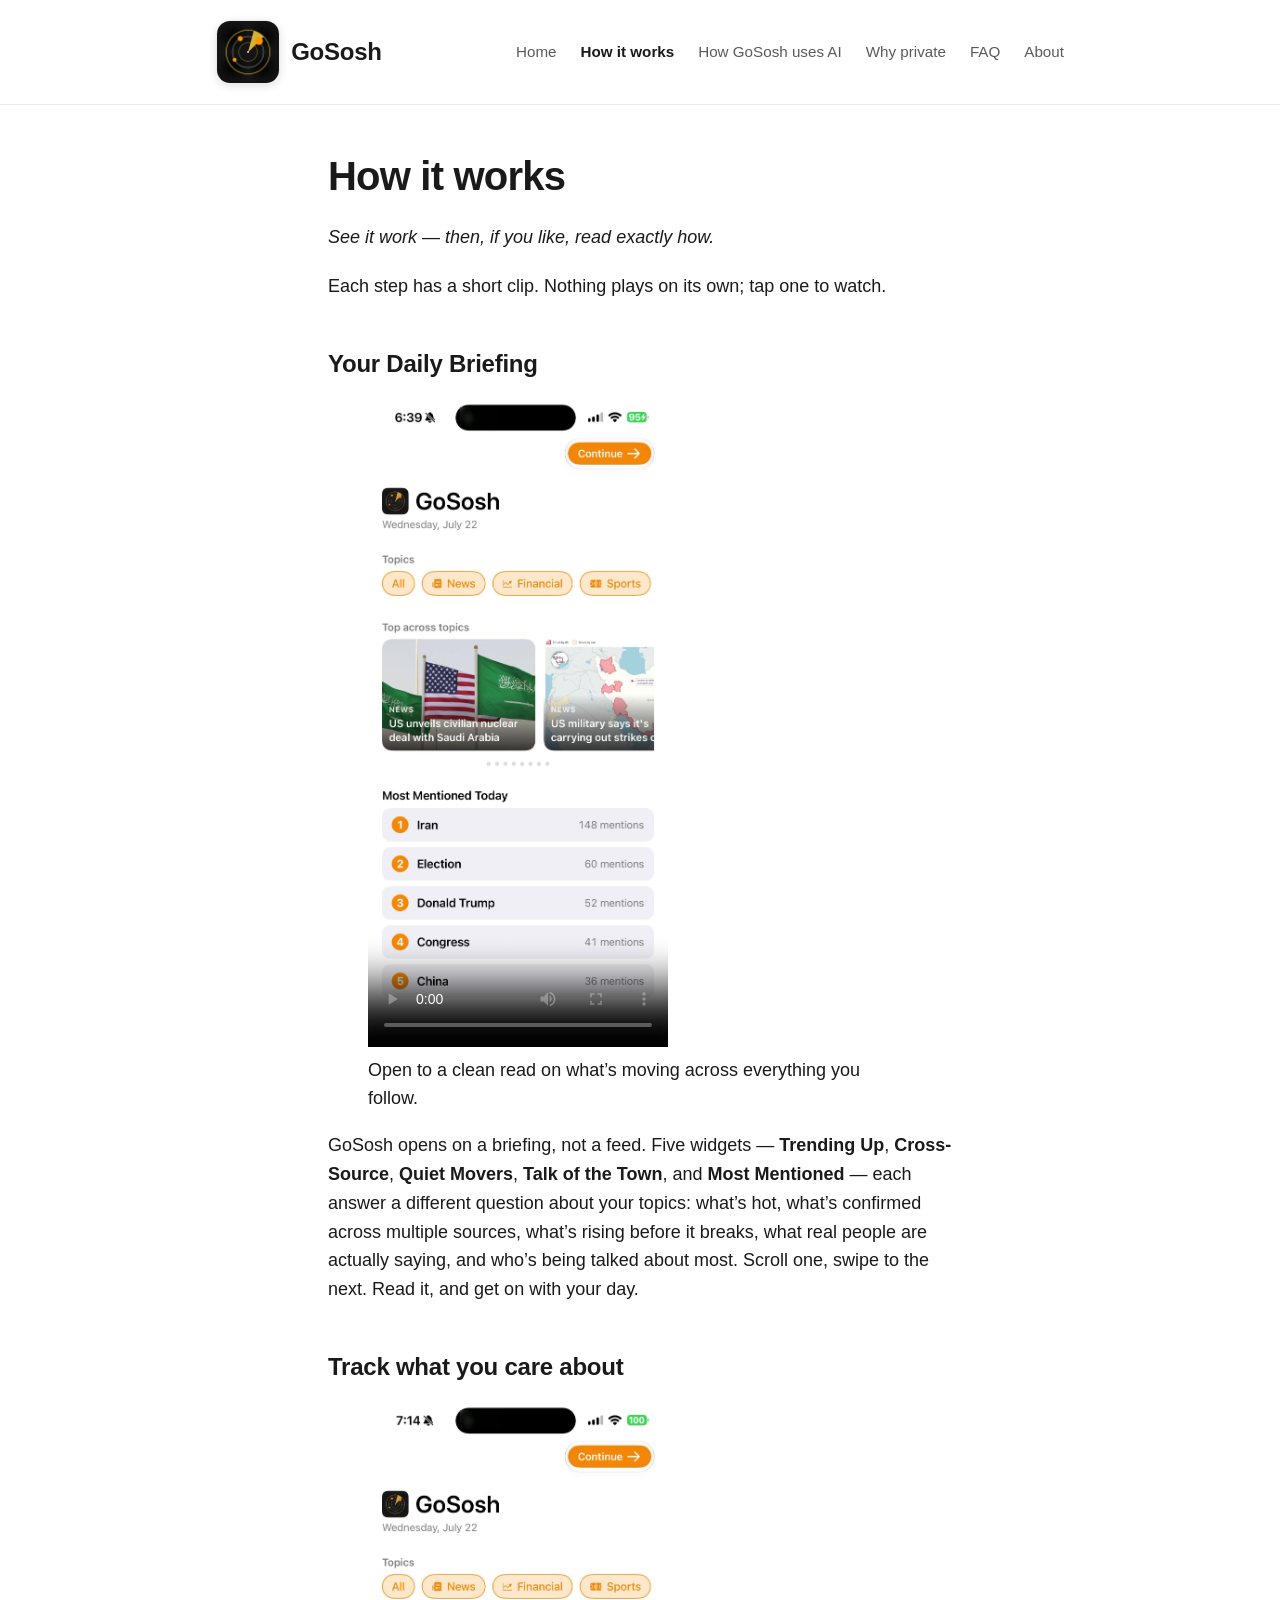
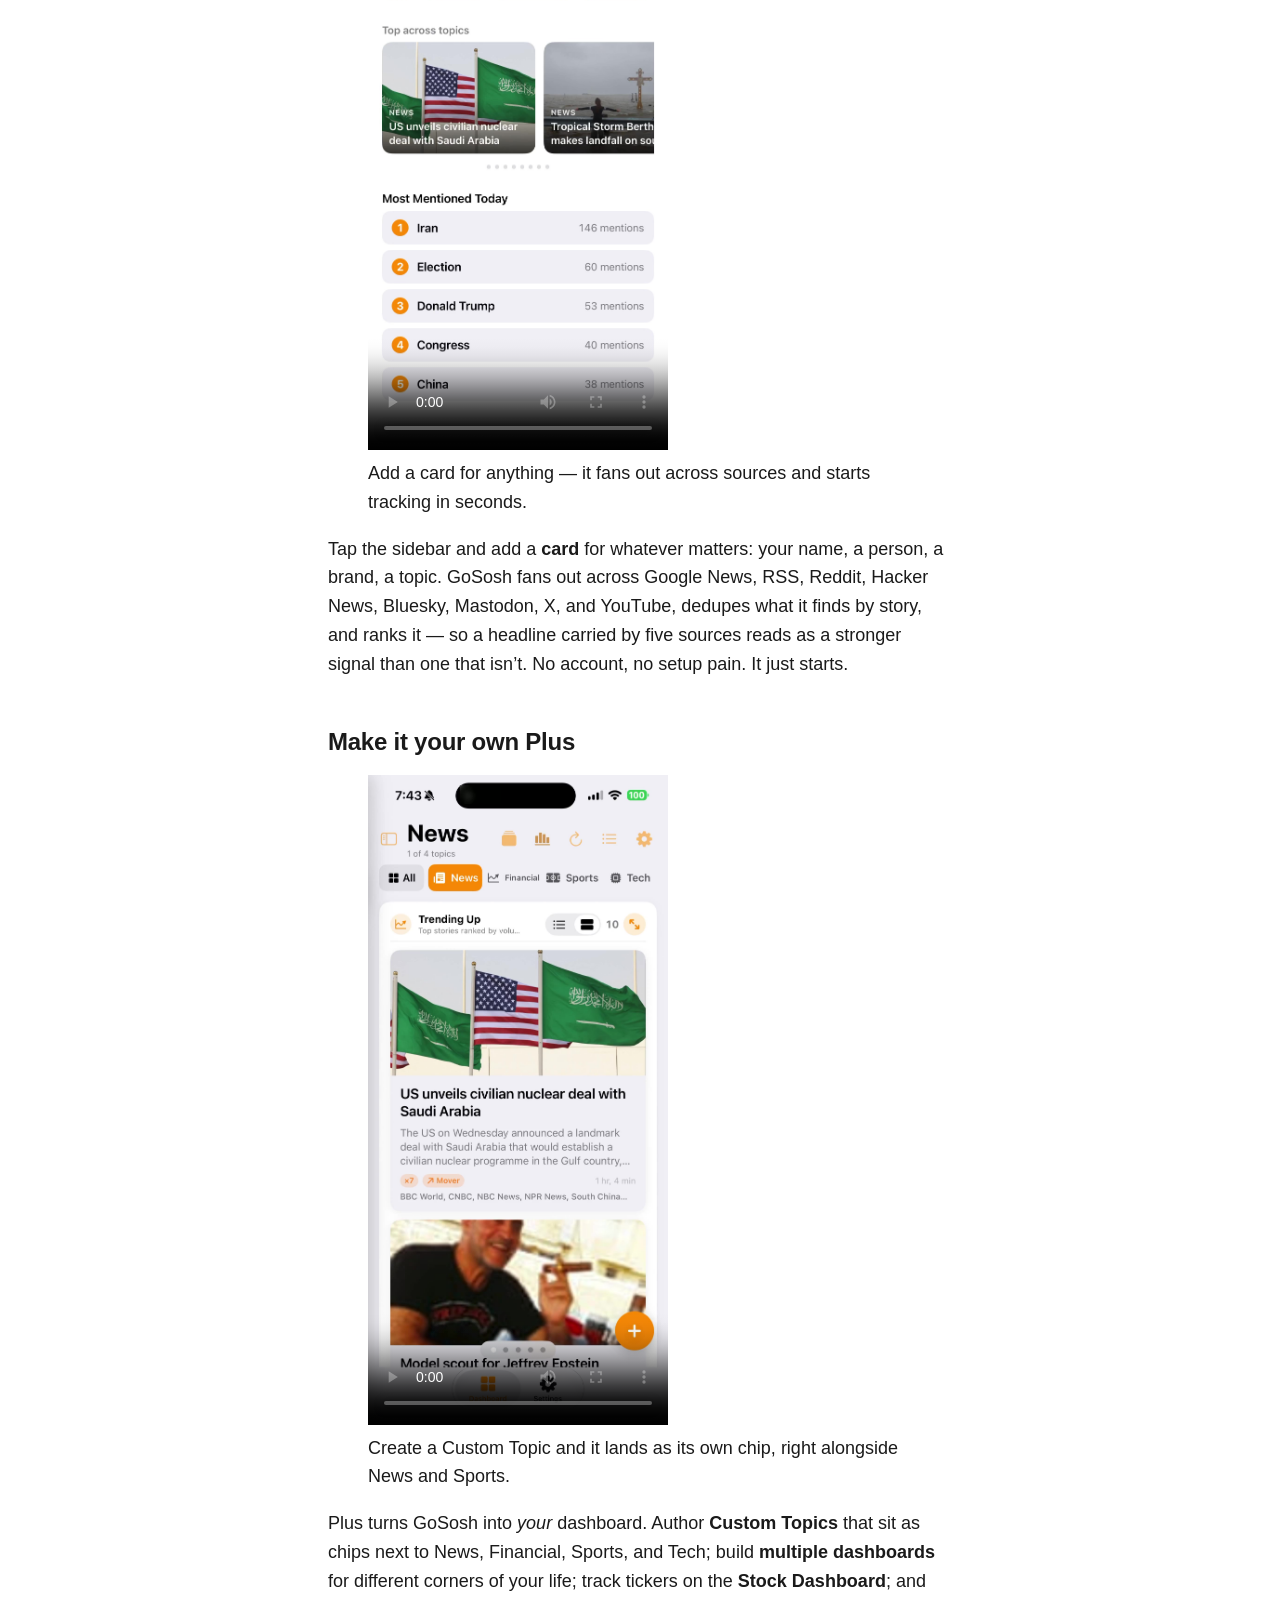
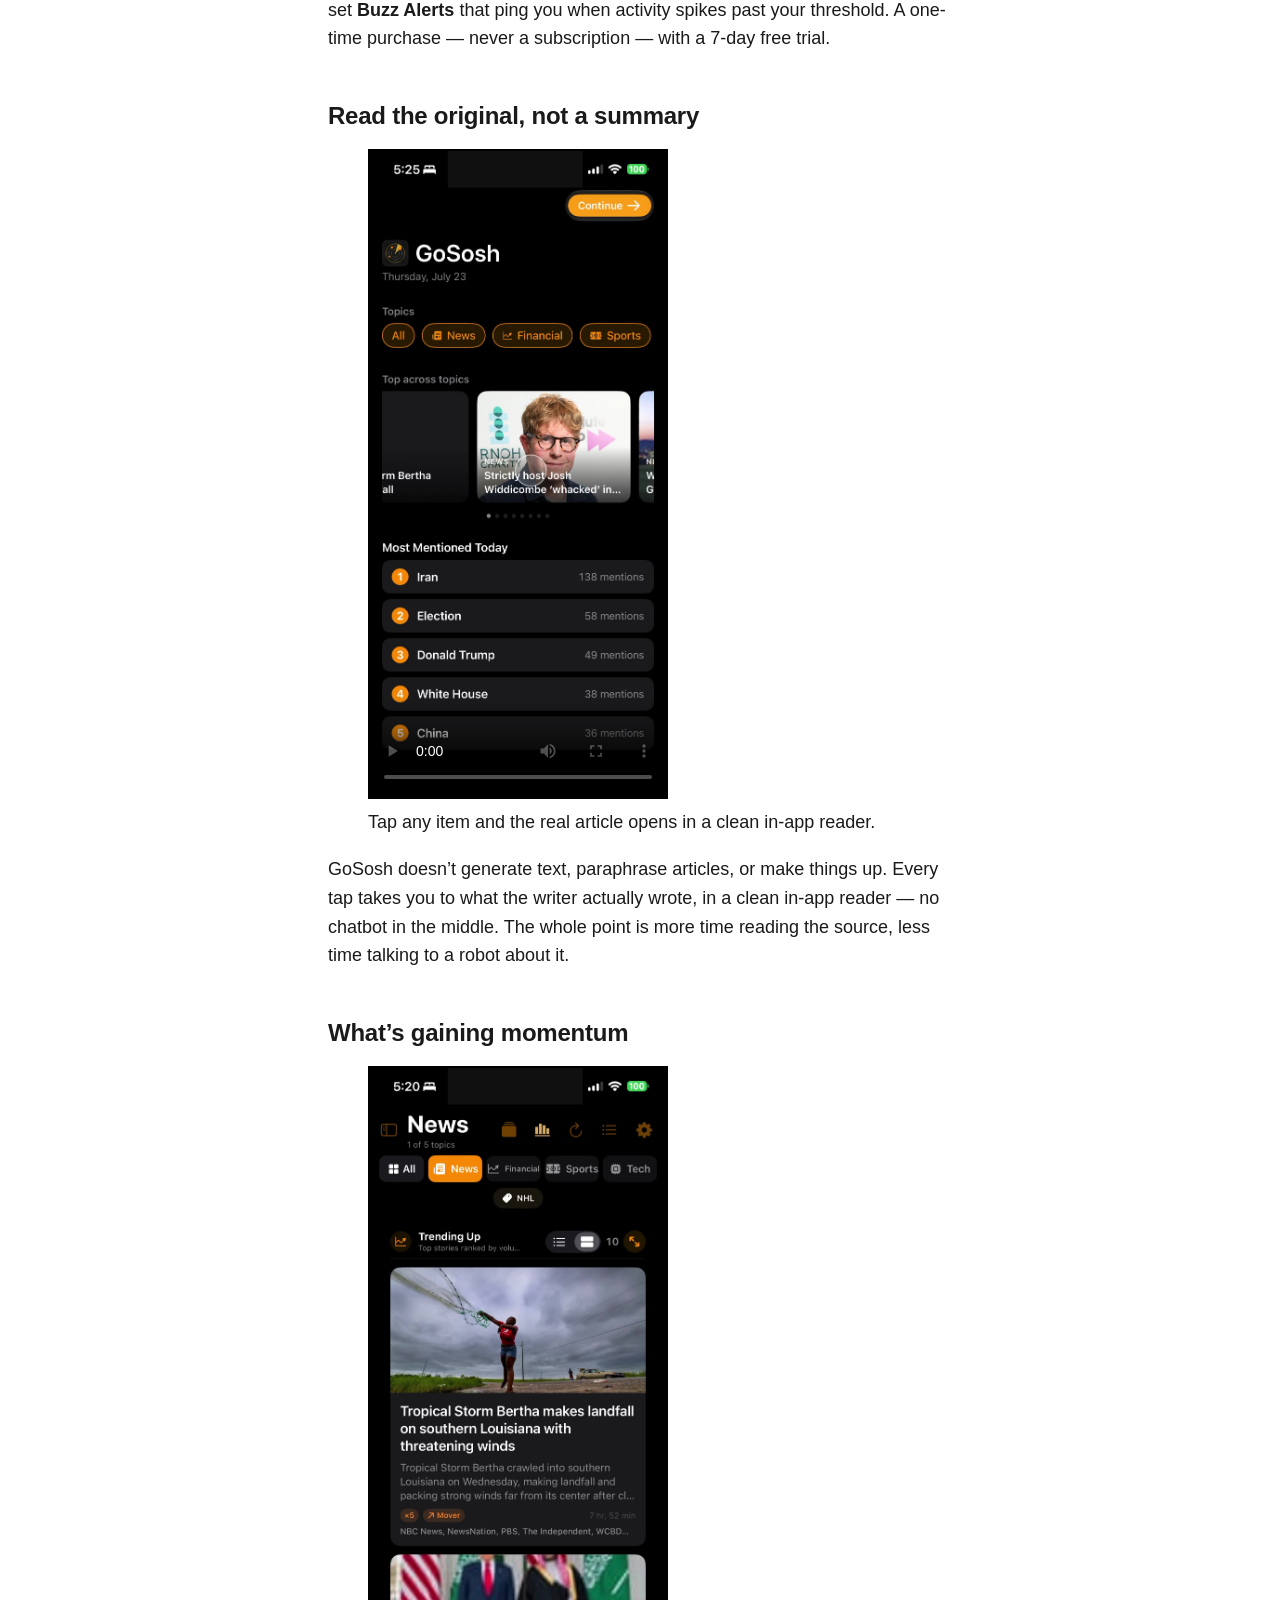
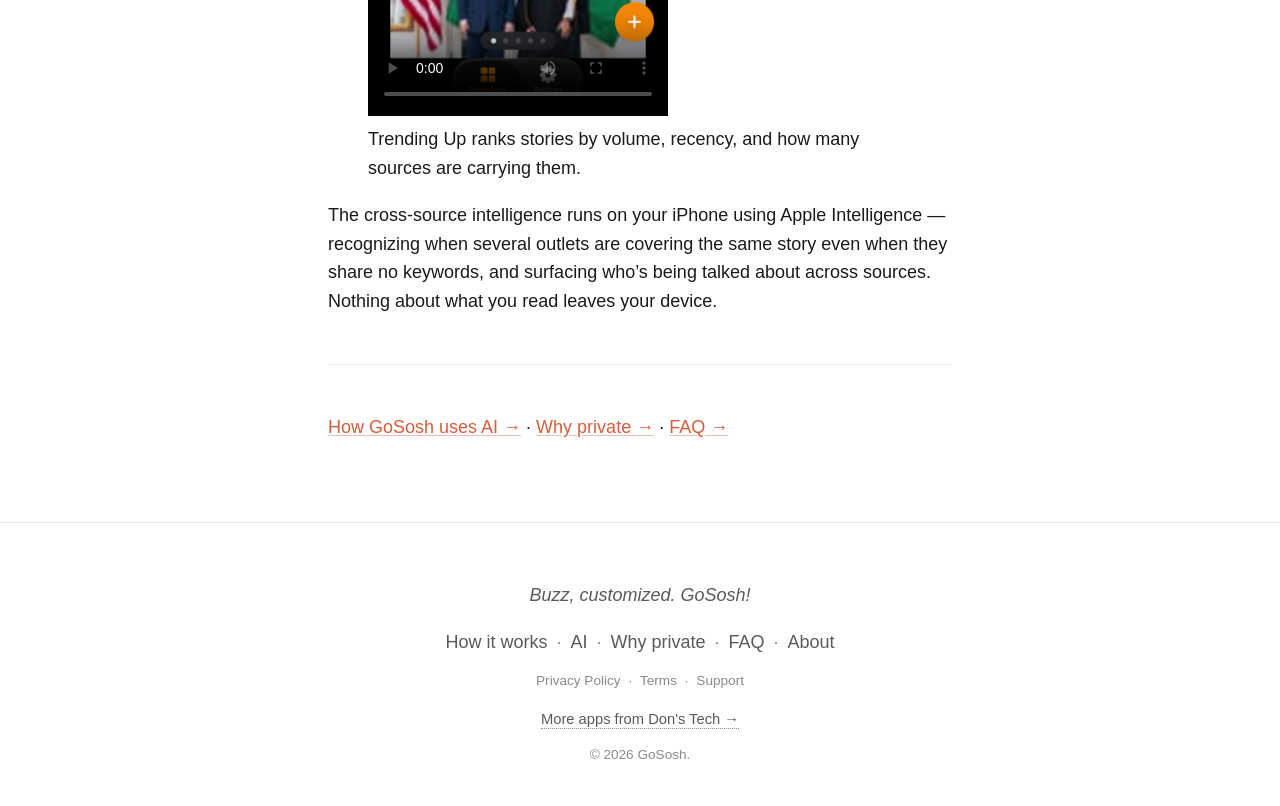
<file: how.html>
<!DOCTYPE html>
<html lang="en">
<head>
<meta charset="UTF-8">
<meta name="viewport" content="width=device-width, initial-scale=1.0">
<meta name="description" content="See GoSosh work — the Daily Briefing, tracking what you care about, custom topics, and reading the original source.">
<title>How it works — GoSosh</title>
<link rel="stylesheet" href="style.css">
</head>
<body>
<header class="site-header">
  <div class="container">
    <a href="index.html" class="brand">
      <img src="icon.png" alt="" class="brand-icon">
      <span>GoSosh</span>
    </a>
    <nav class="primary-nav">
      <a href="index.html">Home</a>
      <a href="how.html" aria-current="page">How it works</a>
      <a href="ai.html">How GoSosh uses AI</a>
      <a href="why-private.html">Why private</a>
      <a href="faq.html">FAQ</a>
      <a href="about.html">About</a>
    </nav>
  </div>
</header>

<main class="container">
<h1>How it works</h1>
<p><em>See it work &mdash; then, if you like, read exactly how.</em></p>
<p>Each step has a short clip. Nothing plays on its own; tap one to watch.</p>

<h2>Your Daily Briefing</h2>
<figure class="demo">
  <video
    src="gososh-signature.mp4"
    poster="gososh-signature-poster.jpg"
    controls playsinline
    preload="metadata"
    width="300"
    aria-label="GoSosh demo: the Daily Briefing, from Most Mentioned to the Trending Up feed.">
  </video>
  <figcaption>Open to a clean read on what&rsquo;s moving across everything you follow.</figcaption>
</figure>
<p>GoSosh opens on a briefing, not a feed. Five widgets &mdash; <strong>Trending Up</strong>, <strong>Cross-Source</strong>, <strong>Quiet Movers</strong>, <strong>Talk of the Town</strong>, and <strong>Most Mentioned</strong> &mdash; each answer a different question about your topics: what&rsquo;s hot, what&rsquo;s confirmed across multiple sources, what&rsquo;s rising before it breaks, what real people are actually saying, and who&rsquo;s being talked about most. Scroll one, swipe to the next. Read it, and get on with your day.</p>

<h2>Track what you care about</h2>
<figure class="demo">
  <video
    src="gososh-getting-started.mp4"
    poster="gososh-getting-started-poster.jpg"
    controls playsinline
    preload="metadata"
    width="300"
    aria-label="GoSosh demo: adding a card to track a topic, which populates with mentions.">
  </video>
  <figcaption>Add a card for anything &mdash; it fans out across sources and starts tracking in seconds.</figcaption>
</figure>
<p>Tap the sidebar and add a <strong>card</strong> for whatever matters: your name, a person, a brand, a topic. GoSosh fans out across Google News, RSS, Reddit, Hacker News, Bluesky, Mastodon, X, and YouTube, dedupes what it finds by story, and ranks it &mdash; so a headline carried by five sources reads as a stronger signal than one that isn&rsquo;t. No account, no setup pain. It just starts.</p>

<h2>Make it your own <span class="plus-tag">Plus</span></h2>
<figure class="demo">
  <video
    src="gososh-plus.mp4"
    poster="gososh-plus-poster.jpg"
    controls playsinline
    preload="metadata"
    width="300"
    aria-label="GoSosh demo: creating a Custom Topic that lands as a chip alongside the built-in categories.">
  </video>
  <figcaption>Create a Custom Topic and it lands as its own chip, right alongside News and Sports.</figcaption>
</figure>
<p>Plus turns GoSosh into <em>your</em> dashboard. Author <strong>Custom Topics</strong> that sit as chips next to News, Financial, Sports, and Tech; build <strong>multiple dashboards</strong> for different corners of your life; track tickers on the <strong>Stock Dashboard</strong>; and set <strong>Buzz Alerts</strong> that ping you when activity spikes past your threshold. A one-time purchase &mdash; never a subscription &mdash; with a 7-day free trial.</p>

<h2>Read the original, not a summary</h2>
<figure class="demo">
  <video
    src="gososh-briefing.mp4"
    poster="gososh-briefing-poster.jpg"
    controls playsinline
    preload="metadata"
    width="300"
    aria-label="GoSosh demo: tapping a card opens the original article in an in-app reader.">
  </video>
  <figcaption>Tap any item and the real article opens in a clean in-app reader.</figcaption>
</figure>
<p>GoSosh doesn&rsquo;t generate text, paraphrase articles, or make things up. Every tap takes you to what the writer actually wrote, in a clean in-app reader &mdash; no chatbot in the middle. The whole point is more time reading the source, less time talking to a robot about it.</p>

<h2>What&rsquo;s gaining momentum</h2>
<figure class="demo">
  <video
    src="gososh-buzz.mp4"
    poster="gososh-buzz-poster.jpg"
    controls playsinline
    preload="metadata"
    width="300"
    aria-label="GoSosh demo: the Trending Up widget ranking stories by volume and source breadth.">
  </video>
  <figcaption>Trending Up ranks stories by volume, recency, and how many sources are carrying them.</figcaption>
</figure>
<p>The cross-source intelligence runs on your iPhone using Apple Intelligence &mdash; recognizing when several outlets are covering the same story even when they share no keywords, and surfacing who&rsquo;s being talked about across sources. Nothing about what you read leaves your device.</p>
<hr>
<p><a href="ai.html">How GoSosh uses AI &rarr;</a> &middot; <a href="why-private.html">Why private &rarr;</a> &middot; <a href="faq.html">FAQ &rarr;</a></p>
</main>

<footer class="site-footer">
  <div class="container">
    <p class="tagline">Buzz, customized. GoSosh!</p>
    <p class="footer-links">
      <a href="how.html">How it works</a> ·
      <a href="ai.html">AI</a> ·
      <a href="why-private.html">Why private</a> ·
      <a href="faq.html">FAQ</a> ·
      <a href="about.html">About</a>
    </p>
    <p class="footer-links legal">
      <a href="privacy.html">Privacy Policy</a> ·
      <a href="terms.html">Terms</a> ·
      <a href="support.html">Support</a>
    </p>
    <p class="umbrella"><a href="https://donstech.com">More apps from Don's Tech &rarr;</a></p>
    <p class="copyright">© 2026 GoSosh.</p>
  </div>
</footer>
</body>
</html>
</file>
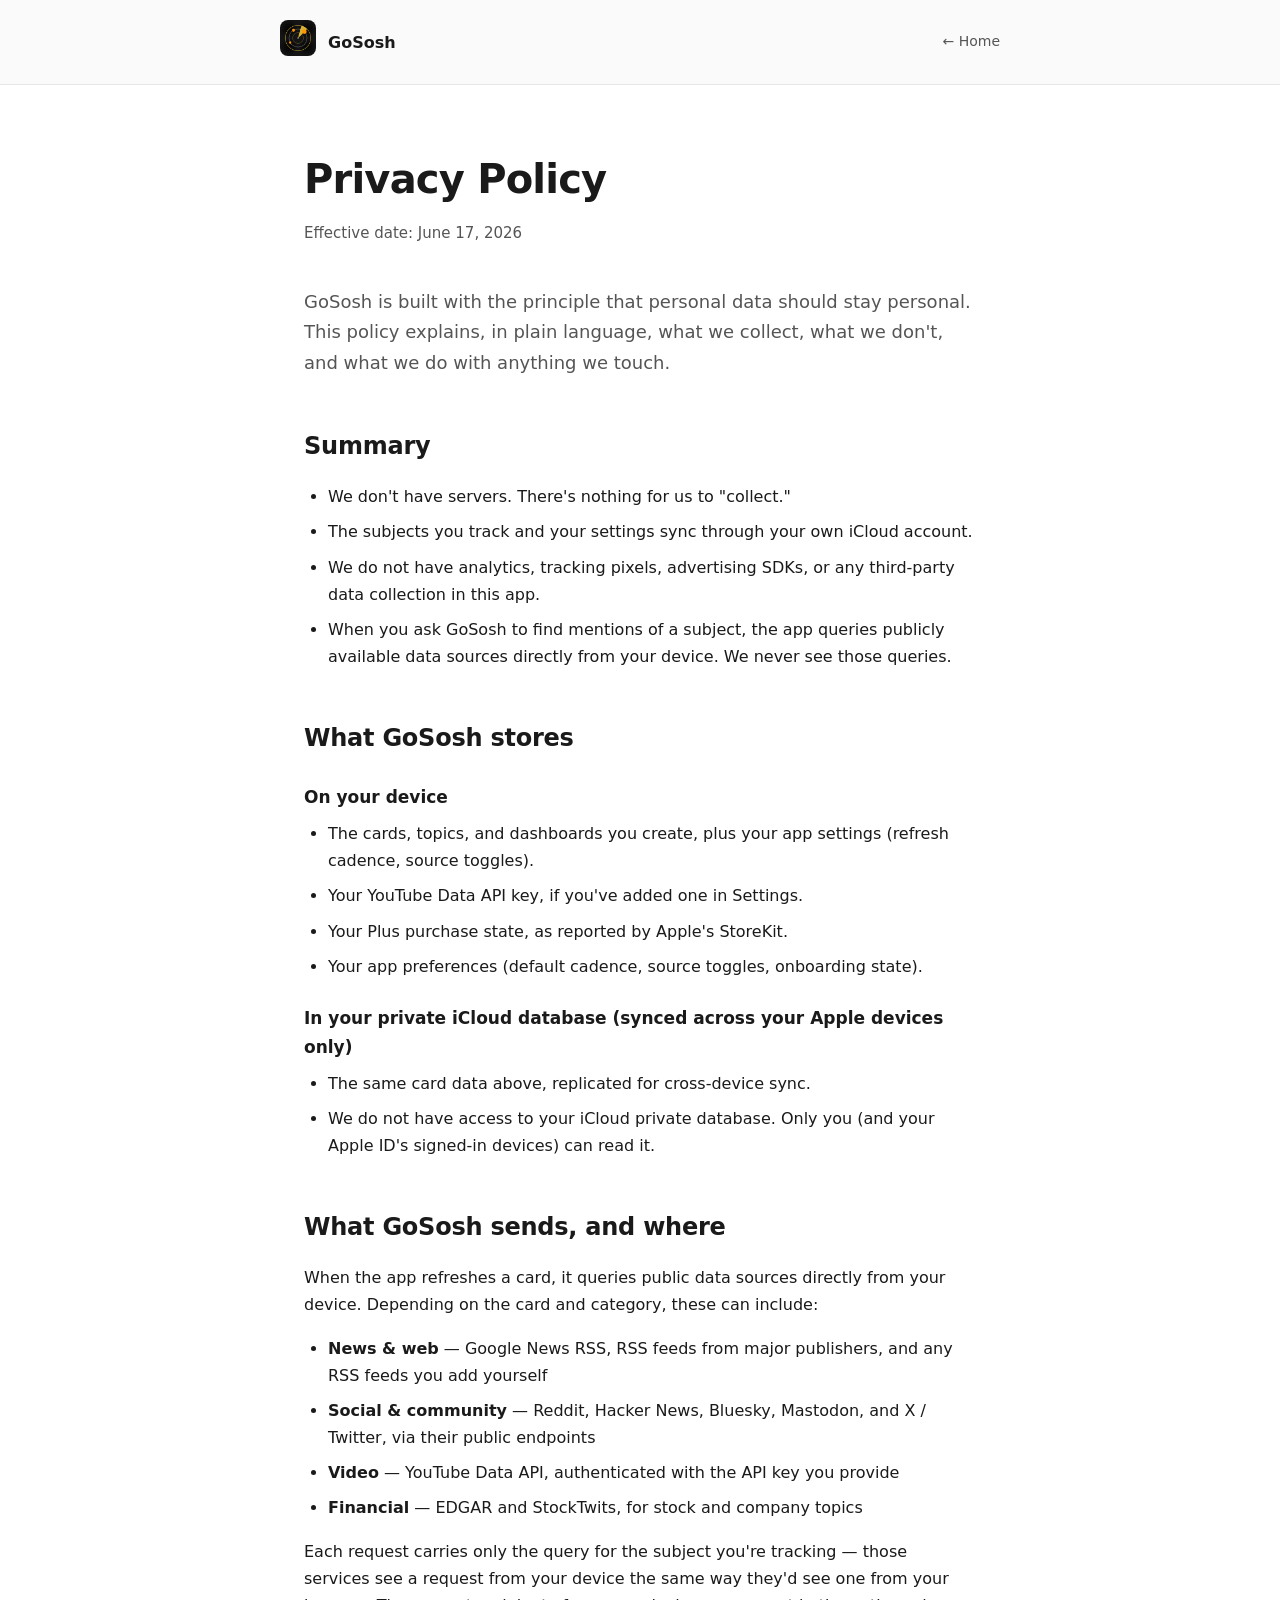
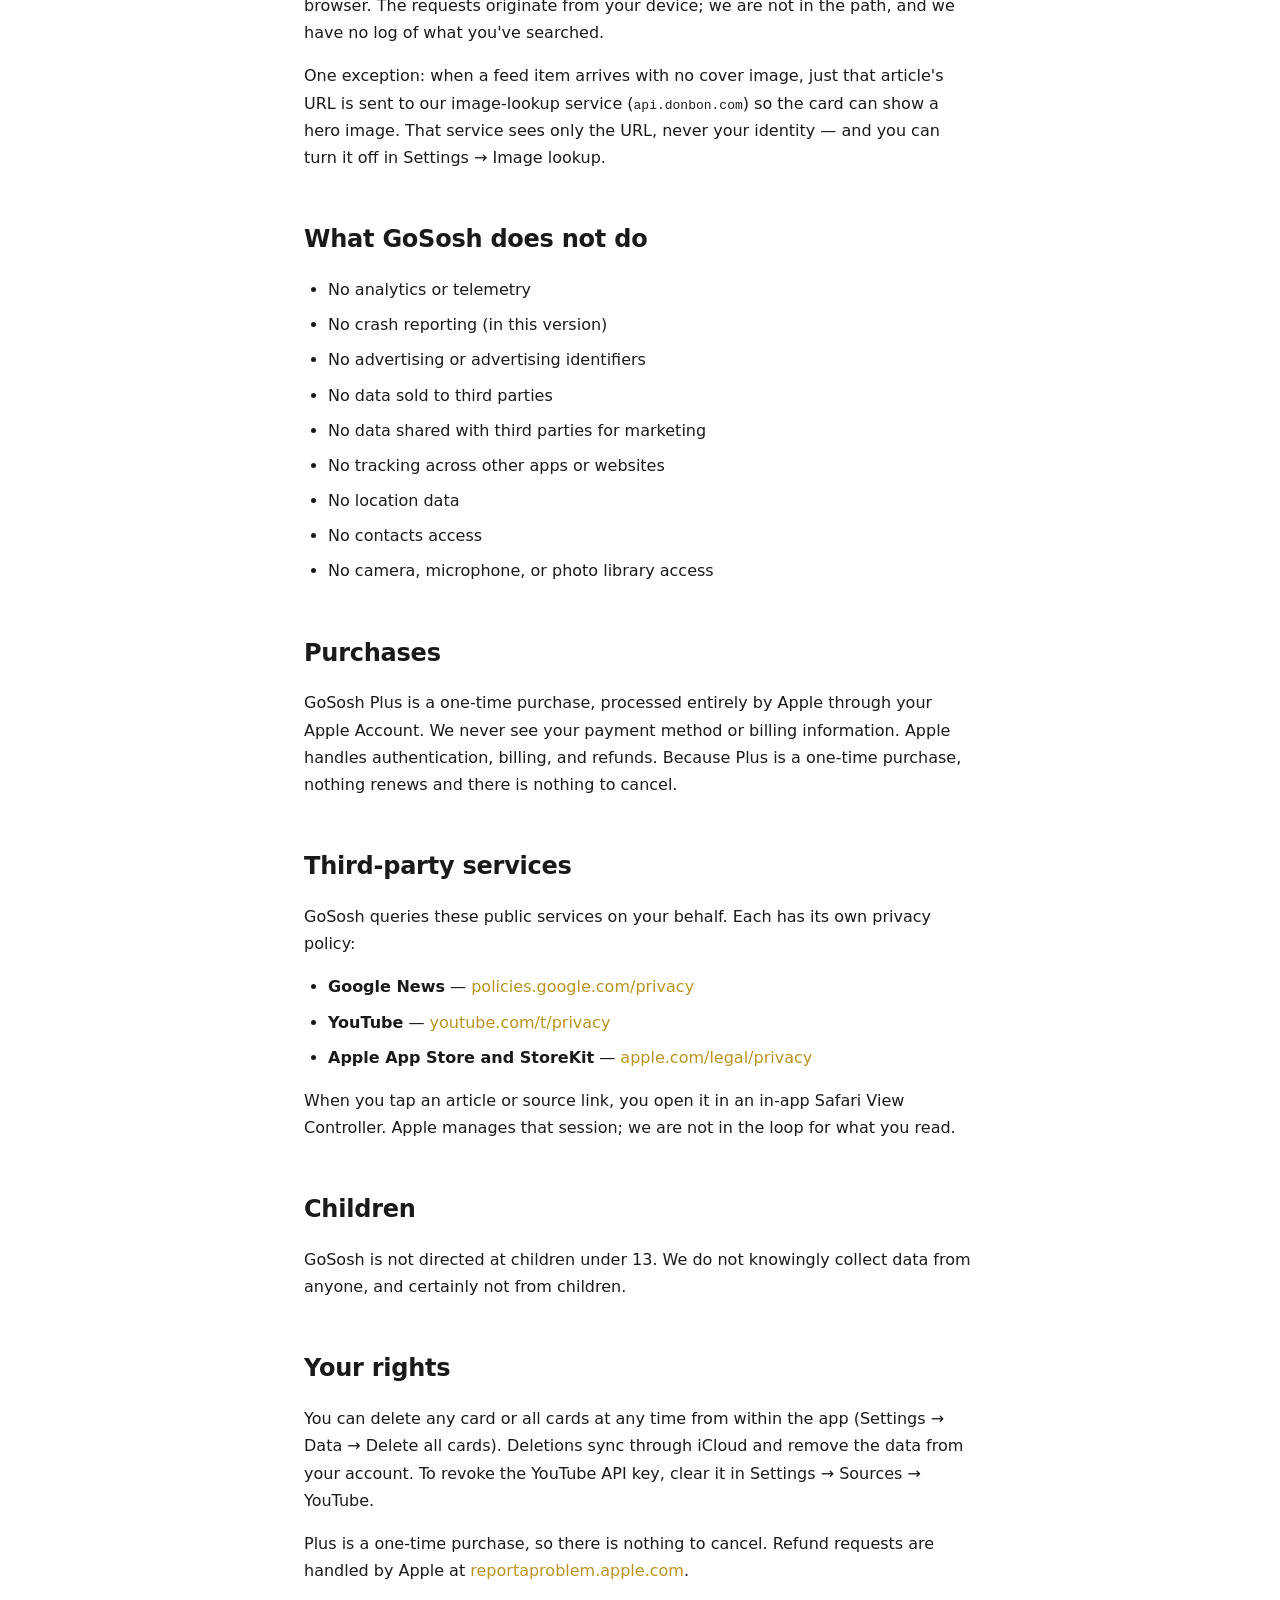
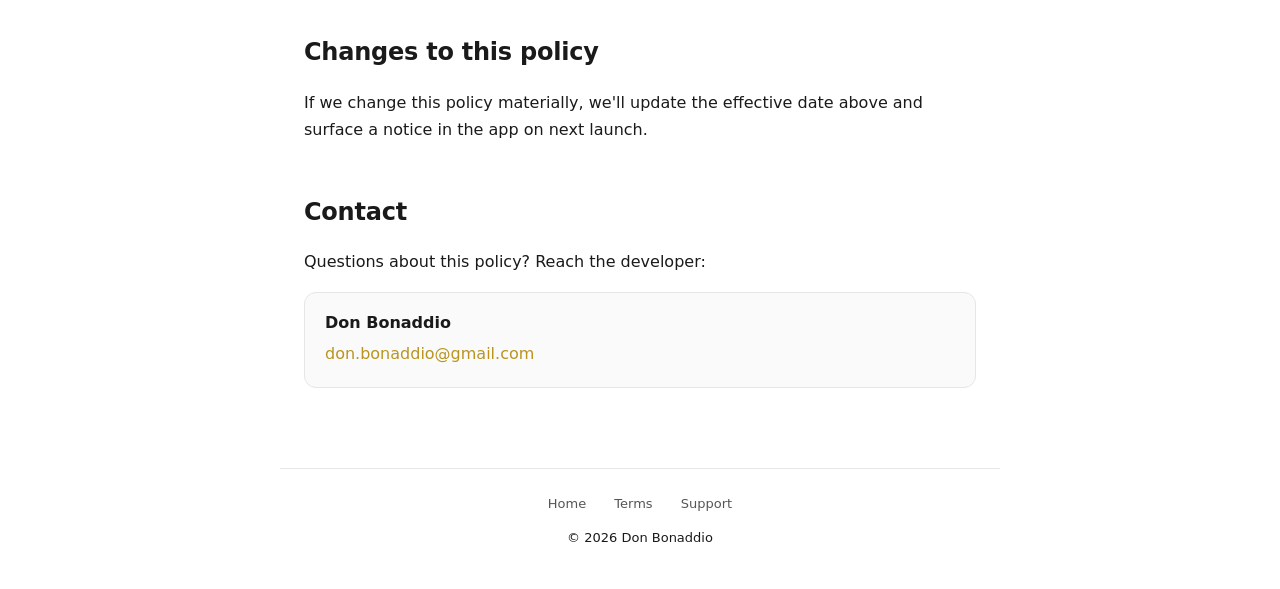
<file: privacy.html>
<!DOCTYPE html>
<html lang="en">
<head>
<meta charset="UTF-8">
<meta name="viewport" content="width=device-width, initial-scale=1.0">
<title>Privacy Policy — GoSosh</title>
<meta name="description" content="GoSosh privacy policy — no servers, no analytics, no tracking.">
<link rel="icon" type="image/png" href="icon.png">
<style>
  :root {
    --bg: #ffffff;
    --text: #1a1a1a;
    --text-dim: #555555;
    --text-faint: #888888;
    --accent: #b8941f;
    --border: #e6e6e6;
    --bg-card: #fafafa;
  }
  @media (prefers-color-scheme: dark) {
    :root {
      --bg: #0d0d0d;
      --text: #f0f0f0;
      --text-dim: #b0b0b0;
      --text-faint: #777777;
      --accent: #d4af37;
      --border: #2a2a2a;
      --bg-card: #1a1a1a;
    }
  }

  * { box-sizing: border-box; margin: 0; padding: 0; }

  body {
    font-family: -apple-system, BlinkMacSystemFont, "Inter", "Segoe UI", system-ui, sans-serif;
    background: var(--bg);
    color: var(--text);
    line-height: 1.7;
    -webkit-font-smoothing: antialiased;
  }

  a { color: var(--accent); text-decoration: none; }
  a:hover { text-decoration: underline; }

  /* Header */
  header {
    background: var(--bg-card);
    border-bottom: 1px solid var(--border);
    padding: 20px 24px;
  }
  .header-inner {
    max-width: 720px;
    margin: 0 auto;
    display: flex;
    align-items: center;
    gap: 12px;
  }
  .header-icon {
    width: 36px;
    height: 36px;
    border-radius: 8px;
  }
  .header-title {
    font-size: 16px;
    font-weight: 600;
    color: var(--text);
  }
  .header-title a { color: var(--text); }
  .header-spacer { flex: 1; }
  .header-back {
    font-size: 14px;
    color: var(--text-dim);
  }

  /* Article */
  article {
    max-width: 720px;
    margin: 0 auto;
    padding: 60px 24px 80px;
  }

  h1 {
    font-size: 40px;
    font-weight: 700;
    letter-spacing: -0.02em;
    margin-bottom: 8px;
  }

  .effective-date {
    color: var(--text-dim);
    font-size: 15px;
    margin-bottom: 40px;
    font-weight: 500;
  }

  .lead {
    font-size: 18px;
    color: var(--text-dim);
    margin-bottom: 32px;
  }

  h2 {
    font-size: 24px;
    font-weight: 600;
    margin-top: 48px;
    margin-bottom: 16px;
    letter-spacing: -0.01em;
  }

  h3 {
    font-size: 17px;
    font-weight: 600;
    margin-top: 24px;
    margin-bottom: 8px;
  }

  p { margin-bottom: 16px; color: var(--text); }

  ul { margin: 0 0 16px 24px; }
  li { margin-bottom: 8px; color: var(--text); }

  strong { font-weight: 600; }

  .contact-block {
    margin-top: 16px;
    padding: 16px 20px;
    background: var(--bg-card);
    border: 1px solid var(--border);
    border-radius: 12px;
  }
  .contact-block p { margin-bottom: 4px; }

  footer {
    max-width: 720px;
    margin: 0 auto;
    padding: 24px;
    border-top: 1px solid var(--border);
    color: var(--text-faint);
    font-size: 13px;
    text-align: center;
  }
  footer a { color: var(--text-dim); margin: 0 12px; }
</style>
</head>
<body>

<header>
  <div class="header-inner">
    <a href="index.html"><img src="icon.png" alt="GoSosh" class="header-icon"></a>
    <a href="index.html" class="header-title">GoSosh</a>
    <div class="header-spacer"></div>
    <a href="index.html" class="header-back">&larr; Home</a>
  </div>
</header>

<article>
  <h1>Privacy Policy</h1>
  <p class="effective-date">Effective date: June 17, 2026</p>

  <p class="lead">GoSosh is built with the principle that personal data should stay personal. This policy explains, in plain language, what we collect, what we don't, and what we do with anything we touch.</p>

  <h2>Summary</h2>
  <ul>
    <li>We don't have servers. There's nothing for us to "collect."</li>
    <li>The subjects you track and your settings sync through your own iCloud account.</li>
    <li>We do not have analytics, tracking pixels, advertising SDKs, or any third-party data collection in this app.</li>
    <li>When you ask GoSosh to find mentions of a subject, the app queries publicly available data sources directly from your device. We never see those queries.</li>
  </ul>

  <h2>What GoSosh stores</h2>

  <h3>On your device</h3>
  <ul>
    <li>The cards, topics, and dashboards you create, plus your app settings (refresh cadence, source toggles).</li>
    <li>Your YouTube Data API key, if you've added one in Settings.</li>
    <li>Your Plus purchase state, as reported by Apple's StoreKit.</li>
    <li>Your app preferences (default cadence, source toggles, onboarding state).</li>
  </ul>

  <h3>In your private iCloud database (synced across your Apple devices only)</h3>
  <ul>
    <li>The same card data above, replicated for cross-device sync.</li>
    <li>We do not have access to your iCloud private database. Only you (and your Apple ID's signed-in devices) can read it.</li>
  </ul>

  <h2>What GoSosh sends, and where</h2>
  <p>When the app refreshes a card, it queries public data sources directly from your device. Depending on the card and category, these can include:</p>
  <ul>
    <li><strong>News &amp; web</strong> — Google News RSS, RSS feeds from major publishers, and any RSS feeds you add yourself</li>
    <li><strong>Social &amp; community</strong> — Reddit, Hacker News, Bluesky, Mastodon, and X / Twitter, via their public endpoints</li>
    <li><strong>Video</strong> — YouTube Data API, authenticated with the API key you provide</li>
    <li><strong>Financial</strong> — EDGAR and StockTwits, for stock and company topics</li>
  </ul>
  <p>Each request carries only the query for the subject you're tracking — those services see a request from your device the same way they'd see one from your browser. The requests originate from your device; we are not in the path, and we have no log of what you've searched.</p>
  <p>One exception: when a feed item arrives with no cover image, just that article's URL is sent to our image-lookup service (<code>api.donbon.com</code>) so the card can show a hero image. That service sees only the URL, never your identity — and you can turn it off in Settings &rarr; Image lookup.</p>

  <h2>What GoSosh does not do</h2>
  <ul>
    <li>No analytics or telemetry</li>
    <li>No crash reporting (in this version)</li>
    <li>No advertising or advertising identifiers</li>
    <li>No data sold to third parties</li>
    <li>No data shared with third parties for marketing</li>
    <li>No tracking across other apps or websites</li>
    <li>No location data</li>
    <li>No contacts access</li>
    <li>No camera, microphone, or photo library access</li>
  </ul>

  <h2>Purchases</h2>
  <p>GoSosh Plus is a one-time purchase, processed entirely by Apple through your Apple Account. We never see your payment method or billing information. Apple handles authentication, billing, and refunds. Because Plus is a one-time purchase, nothing renews and there is nothing to cancel.</p>

  <h2>Third-party services</h2>
  <p>GoSosh queries these public services on your behalf. Each has its own privacy policy:</p>
  <ul>
    <li><strong>Google News</strong> — <a href="https://policies.google.com/privacy">policies.google.com/privacy</a></li>
    <li><strong>YouTube</strong> — <a href="https://www.youtube.com/t/privacy">youtube.com/t/privacy</a></li>
    <li><strong>Apple App Store and StoreKit</strong> — <a href="https://www.apple.com/legal/privacy/">apple.com/legal/privacy</a></li>
  </ul>
  <p>When you tap an article or source link, you open it in an in-app Safari View Controller. Apple manages that session; we are not in the loop for what you read.</p>

  <h2>Children</h2>
  <p>GoSosh is not directed at children under 13. We do not knowingly collect data from anyone, and certainly not from children.</p>

  <h2>Your rights</h2>
  <p>You can delete any card or all cards at any time from within the app (Settings &rarr; Data &rarr; Delete all cards). Deletions sync through iCloud and remove the data from your account. To revoke the YouTube API key, clear it in Settings &rarr; Sources &rarr; YouTube.</p>
  <p>Plus is a one-time purchase, so there is nothing to cancel. Refund requests are handled by Apple at <a href="https://reportaproblem.apple.com">reportaproblem.apple.com</a>.</p>

  <h2>Changes to this policy</h2>
  <p>If we change this policy materially, we'll update the effective date above and surface a notice in the app on next launch.</p>

  <h2>Contact</h2>
  <p>Questions about this policy? Reach the developer:</p>
  <div class="contact-block">
    <p><strong>Don Bonaddio</strong></p>
    <p><a href="mailto:don.bonaddio@gmail.com">don.bonaddio@gmail.com</a></p>
  </div>
</article>

<footer>
  <a href="index.html">Home</a>
  <a href="terms.html">Terms</a>
  <a href="mailto:don.bonaddio@gmail.com">Support</a>
  <p style="margin-top: 12px;">&copy; 2026 Don Bonaddio</p>
</footer>

</body>
</html>
</file>
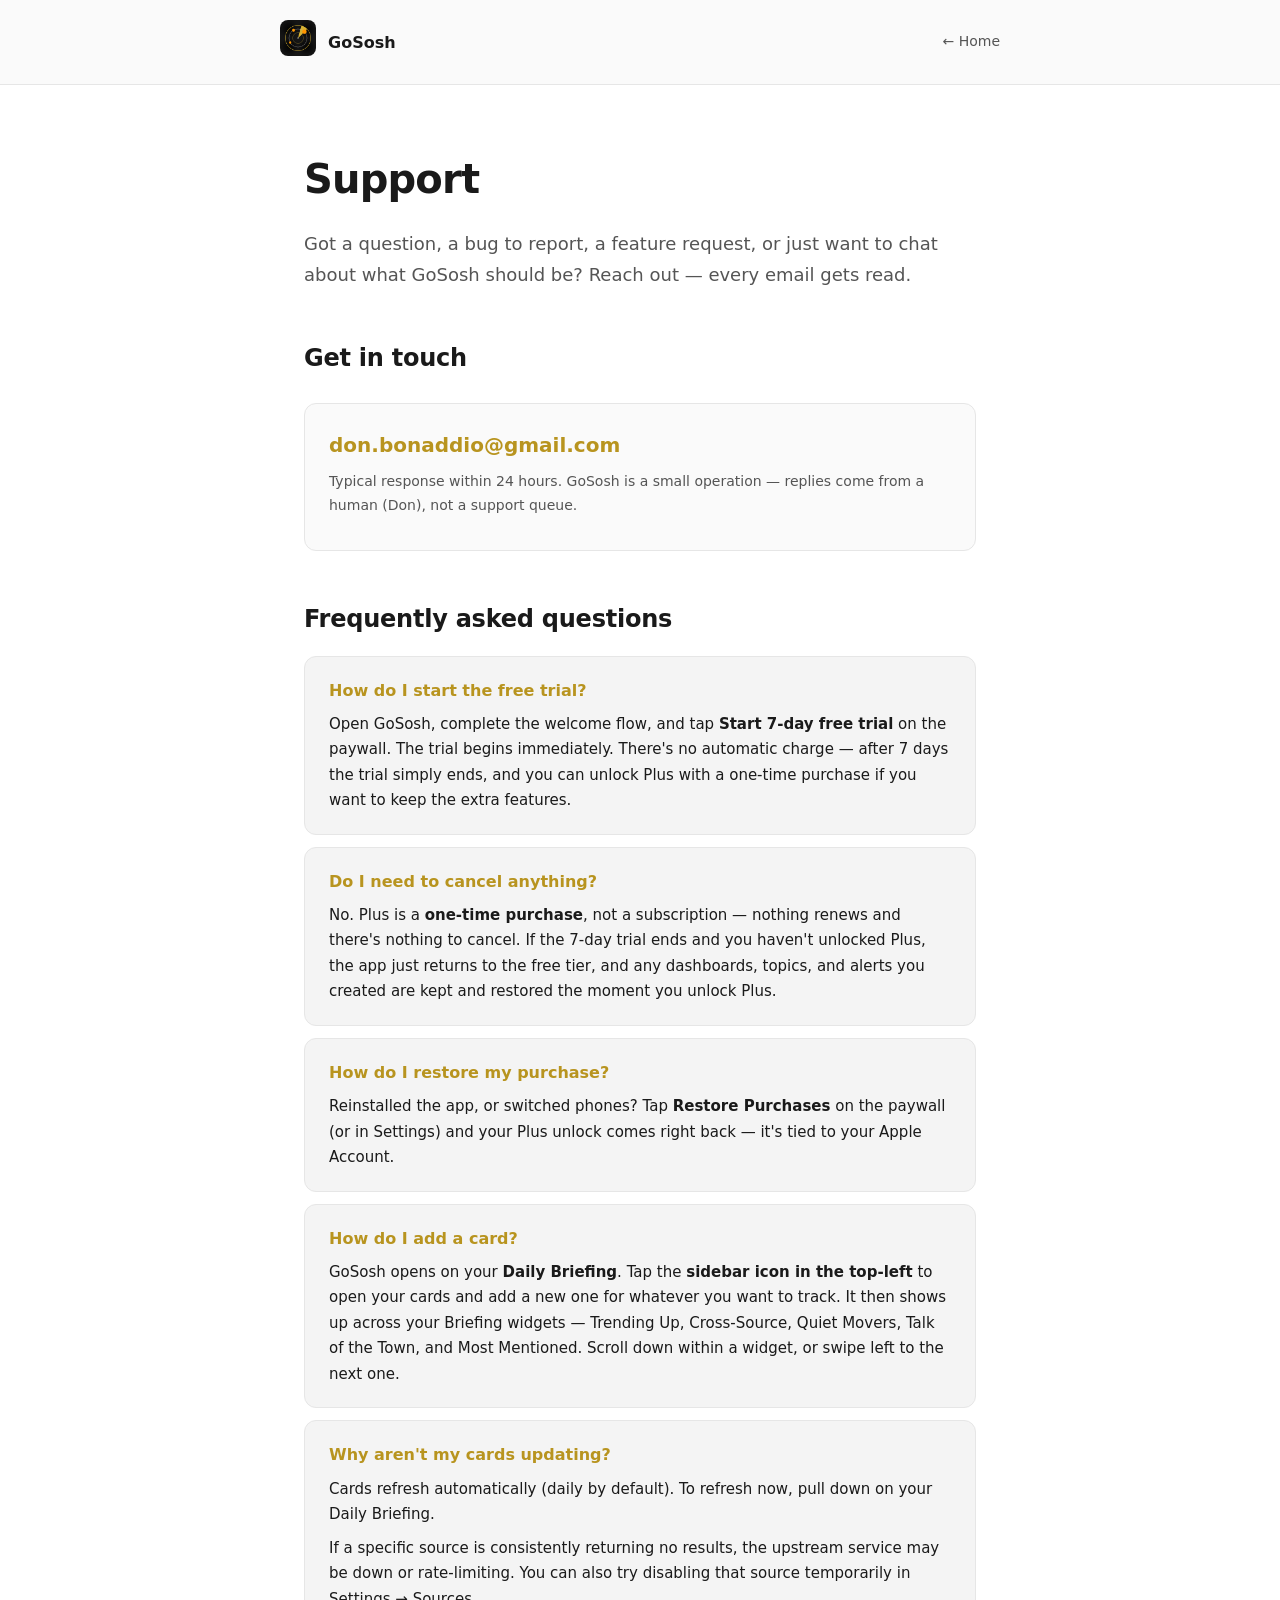
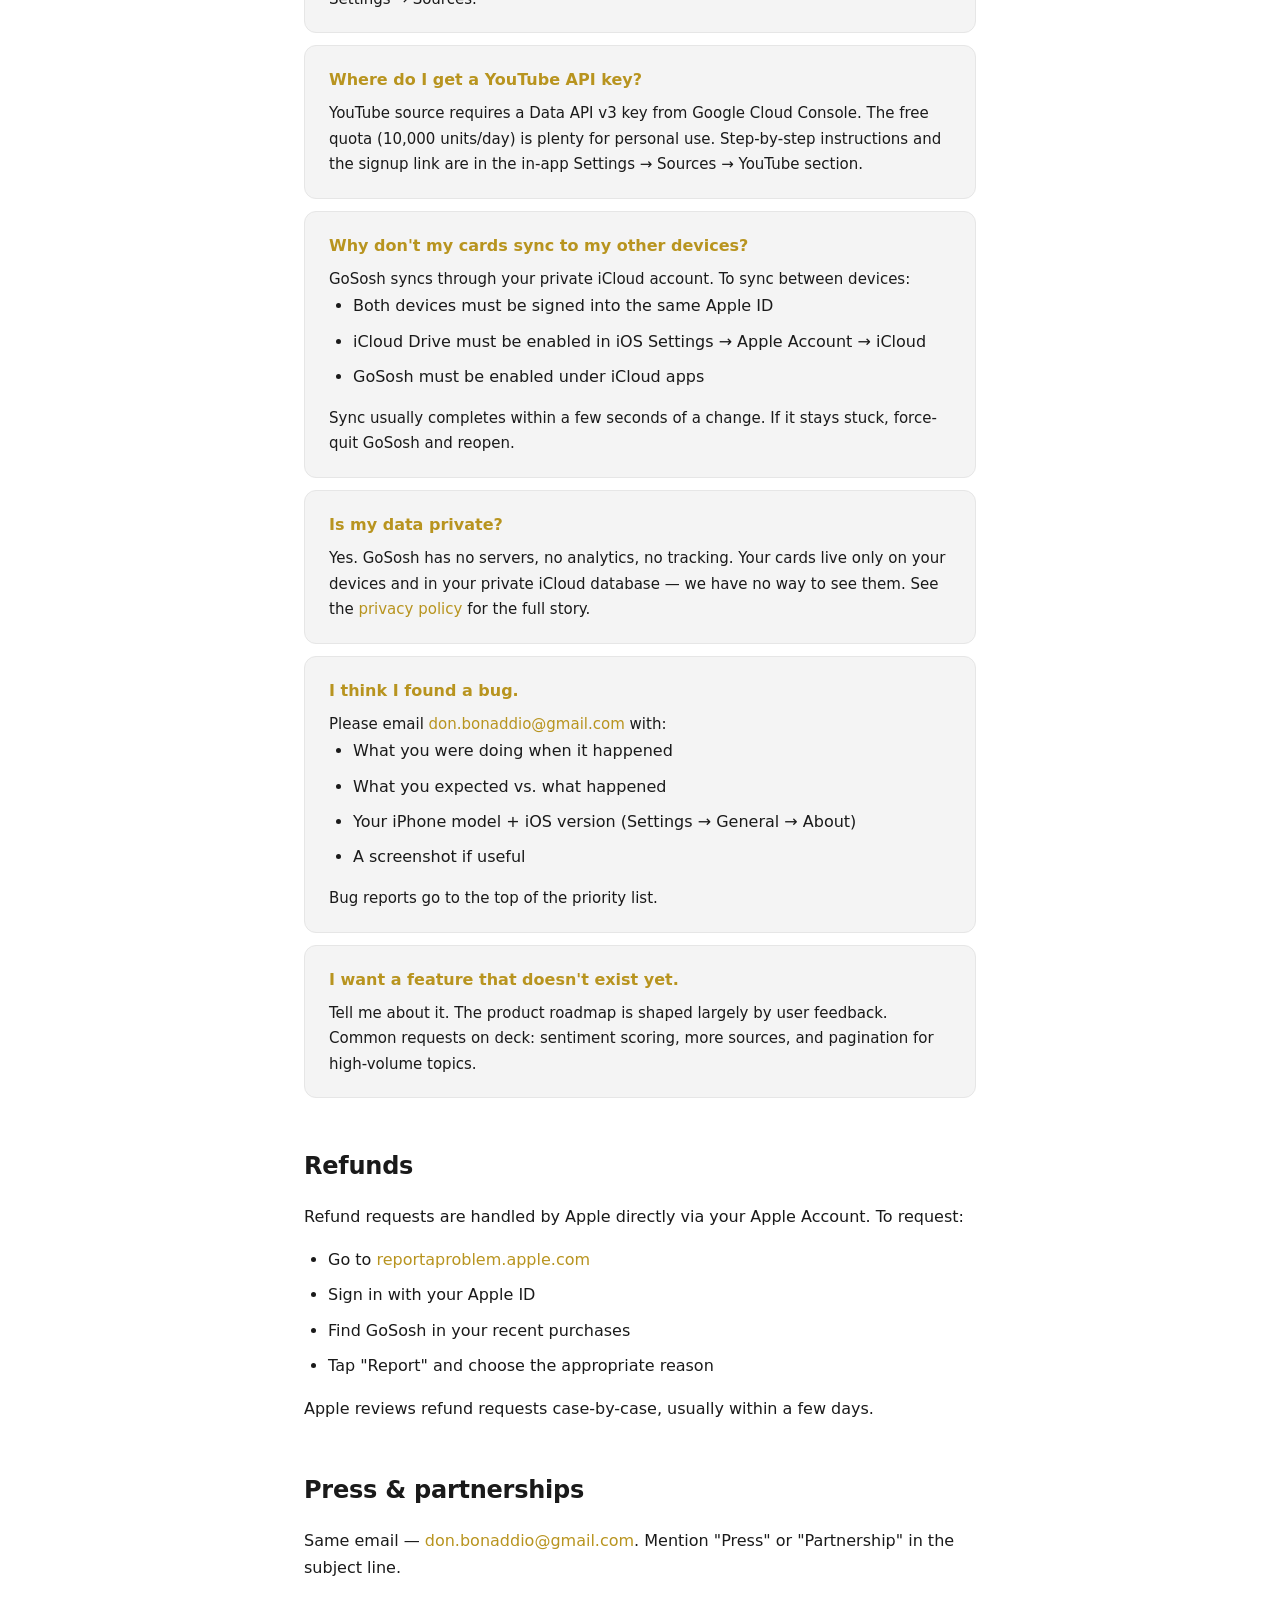
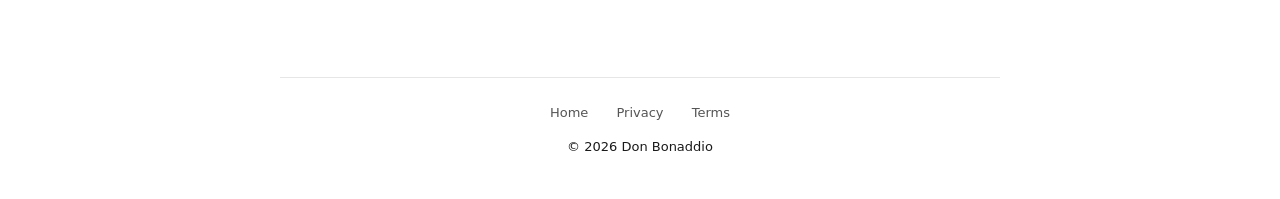
<file: support.html>
<!DOCTYPE html>
<html lang="en">
<head>
<meta charset="UTF-8">
<meta name="viewport" content="width=device-width, initial-scale=1.0">
<title>Support — GoSosh</title>
<meta name="description" content="GoSosh support — contact, FAQ, troubleshooting.">
<link rel="icon" type="image/png" href="icon.png">
<style>
  :root {
    --bg: #ffffff;
    --text: #1a1a1a;
    --text-dim: #555555;
    --text-faint: #888888;
    --accent: #b8941f;
    --border: #e6e6e6;
    --bg-card: #fafafa;
    --bg-soft: #f4f4f4;
  }
  @media (prefers-color-scheme: dark) {
    :root {
      --bg: #0d0d0d;
      --text: #f0f0f0;
      --text-dim: #b0b0b0;
      --text-faint: #777777;
      --accent: #d4af37;
      --border: #2a2a2a;
      --bg-card: #1a1a1a;
      --bg-soft: #161616;
    }
  }

  * { box-sizing: border-box; margin: 0; padding: 0; }

  body {
    font-family: -apple-system, BlinkMacSystemFont, "Inter", "Segoe UI", system-ui, sans-serif;
    background: var(--bg);
    color: var(--text);
    line-height: 1.7;
    -webkit-font-smoothing: antialiased;
  }

  a { color: var(--accent); text-decoration: none; }
  a:hover { text-decoration: underline; }

  header {
    background: var(--bg-card);
    border-bottom: 1px solid var(--border);
    padding: 20px 24px;
  }
  .header-inner {
    max-width: 720px;
    margin: 0 auto;
    display: flex;
    align-items: center;
    gap: 12px;
  }
  .header-icon { width: 36px; height: 36px; border-radius: 8px; }
  .header-title { font-size: 16px; font-weight: 600; color: var(--text); }
  .header-title a { color: var(--text); }
  .header-spacer { flex: 1; }
  .header-back { font-size: 14px; color: var(--text-dim); }

  article {
    max-width: 720px;
    margin: 0 auto;
    padding: 60px 24px 80px;
  }

  h1 {
    font-size: 40px;
    font-weight: 700;
    letter-spacing: -0.02em;
    margin-bottom: 16px;
  }

  .lead {
    font-size: 18px;
    color: var(--text-dim);
    margin-bottom: 32px;
  }

  h2 {
    font-size: 24px;
    font-weight: 600;
    margin-top: 48px;
    margin-bottom: 16px;
    letter-spacing: -0.01em;
  }

  h3 {
    font-size: 17px;
    font-weight: 600;
    margin-top: 24px;
    margin-bottom: 8px;
  }

  p { margin-bottom: 16px; color: var(--text); }

  ul { margin: 0 0 16px 24px; }
  li { margin-bottom: 8px; color: var(--text); }

  strong { font-weight: 600; }

  .contact-card {
    padding: 24px;
    background: var(--bg-card);
    border: 1px solid var(--border);
    border-radius: 12px;
    margin: 24px 0;
  }
  .contact-card p { margin-bottom: 8px; }
  .contact-card .contact-email {
    font-size: 20px;
    font-weight: 600;
  }
  .contact-card .contact-meta {
    color: var(--text-dim);
    font-size: 14px;
  }

  .faq {
    background: var(--bg-soft);
    border: 1px solid var(--border);
    border-radius: 12px;
    padding: 20px 24px;
    margin-bottom: 12px;
  }
  .faq h3 {
    margin-top: 0;
    margin-bottom: 8px;
    color: var(--accent);
    font-size: 16px;
  }
  .faq p {
    margin-bottom: 0;
    font-size: 15px;
    color: var(--text);
  }
  .faq p + p {
    margin-top: 8px;
  }

  footer {
    max-width: 720px;
    margin: 0 auto;
    padding: 24px;
    border-top: 1px solid var(--border);
    color: var(--text-faint);
    font-size: 13px;
    text-align: center;
  }
  footer a { color: var(--text-dim); margin: 0 12px; }
</style>
</head>
<body>

<header>
  <div class="header-inner">
    <a href="index.html"><img src="icon.png" alt="GoSosh" class="header-icon"></a>
    <a href="index.html" class="header-title">GoSosh</a>
    <div class="header-spacer"></div>
    <a href="index.html" class="header-back">&larr; Home</a>
  </div>
</header>

<article>
  <h1>Support</h1>
  <p class="lead">Got a question, a bug to report, a feature request, or just want to chat about what GoSosh should be? Reach out — every email gets read.</p>

  <h2>Get in touch</h2>
  <div class="contact-card">
    <p class="contact-email"><a href="mailto:don.bonaddio@gmail.com">don.bonaddio@gmail.com</a></p>
    <p class="contact-meta">Typical response within 24 hours. GoSosh is a small operation — replies come from a human (Don), not a support queue.</p>
  </div>

  <h2>Frequently asked questions</h2>

  <div class="faq">
    <h3>How do I start the free trial?</h3>
    <p>Open GoSosh, complete the welcome flow, and tap <strong>Start 7-day free trial</strong> on the paywall. The trial begins immediately. There's no automatic charge &mdash; after 7 days the trial simply ends, and you can unlock Plus with a one-time purchase if you want to keep the extra features.</p>
  </div>

  <div class="faq">
    <h3>Do I need to cancel anything?</h3>
    <p>No. Plus is a <strong>one-time purchase</strong>, not a subscription &mdash; nothing renews and there's nothing to cancel. If the 7-day trial ends and you haven't unlocked Plus, the app just returns to the free tier, and any dashboards, topics, and alerts you created are kept and restored the moment you unlock Plus.</p>
  </div>

  <div class="faq">
    <h3>How do I restore my purchase?</h3>
    <p>Reinstalled the app, or switched phones? Tap <strong>Restore Purchases</strong> on the paywall (or in Settings) and your Plus unlock comes right back &mdash; it's tied to your Apple Account.</p>
  </div>

  <div class="faq">
    <h3>How do I add a card?</h3>
    <p>GoSosh opens on your <strong>Daily Briefing</strong>. Tap the <strong>sidebar icon in the top-left</strong> to open your cards and add a new one for whatever you want to track. It then shows up across your Briefing widgets &mdash; Trending Up, Cross-Source, Quiet Movers, Talk of the Town, and Most Mentioned. Scroll down within a widget, or swipe left to the next one.</p>
  </div>

  <div class="faq">
    <h3>Why aren't my cards updating?</h3>
    <p>Cards refresh automatically (daily by default). To refresh now, pull down on your Daily Briefing.</p>
    <p>If a specific source is consistently returning no results, the upstream service may be down or rate-limiting. You can also try disabling that source temporarily in Settings &rarr; Sources.</p>
  </div>

  <div class="faq">
    <h3>Where do I get a YouTube API key?</h3>
    <p>YouTube source requires a Data API v3 key from Google Cloud Console. The free quota (10,000 units/day) is plenty for personal use. Step-by-step instructions and the signup link are in the in-app Settings &rarr; Sources &rarr; YouTube section.</p>
  </div>

  <div class="faq">
    <h3>Why don't my cards sync to my other devices?</h3>
    <p>GoSosh syncs through your private iCloud account. To sync between devices:</p>
    <ul>
      <li>Both devices must be signed into the same Apple ID</li>
      <li>iCloud Drive must be enabled in iOS Settings &rarr; Apple Account &rarr; iCloud</li>
      <li>GoSosh must be enabled under iCloud apps</li>
    </ul>
    <p>Sync usually completes within a few seconds of a change. If it stays stuck, force-quit GoSosh and reopen.</p>
  </div>

  <div class="faq">
    <h3>Is my data private?</h3>
    <p>Yes. GoSosh has no servers, no analytics, no tracking. Your cards live only on your devices and in your private iCloud database — we have no way to see them. See the <a href="privacy.html">privacy policy</a> for the full story.</p>
  </div>

  <div class="faq">
    <h3>I think I found a bug.</h3>
    <p>Please email <a href="mailto:don.bonaddio@gmail.com">don.bonaddio@gmail.com</a> with:</p>
    <ul>
      <li>What you were doing when it happened</li>
      <li>What you expected vs. what happened</li>
      <li>Your iPhone model + iOS version (Settings &rarr; General &rarr; About)</li>
      <li>A screenshot if useful</li>
    </ul>
    <p>Bug reports go to the top of the priority list.</p>
  </div>

  <div class="faq">
    <h3>I want a feature that doesn't exist yet.</h3>
    <p>Tell me about it. The product roadmap is shaped largely by user feedback. Common requests on deck: sentiment scoring, more sources, and pagination for high-volume topics.</p>
  </div>

  <h2>Refunds</h2>
  <p>Refund requests are handled by Apple directly via your Apple Account. To request:</p>
  <ul>
    <li>Go to <a href="https://reportaproblem.apple.com">reportaproblem.apple.com</a></li>
    <li>Sign in with your Apple ID</li>
    <li>Find GoSosh in your recent purchases</li>
    <li>Tap "Report" and choose the appropriate reason</li>
  </ul>
  <p>Apple reviews refund requests case-by-case, usually within a few days.</p>

  <h2>Press &amp; partnerships</h2>
  <p>Same email — <a href="mailto:don.bonaddio@gmail.com">don.bonaddio@gmail.com</a>. Mention "Press" or "Partnership" in the subject line.</p>
</article>

<footer>
  <a href="index.html">Home</a>
  <a href="privacy.html">Privacy</a>
  <a href="terms.html">Terms</a>
  <p style="margin-top: 12px;">&copy; 2026 Don Bonaddio</p>
</footer>

</body>
</html>
</file>
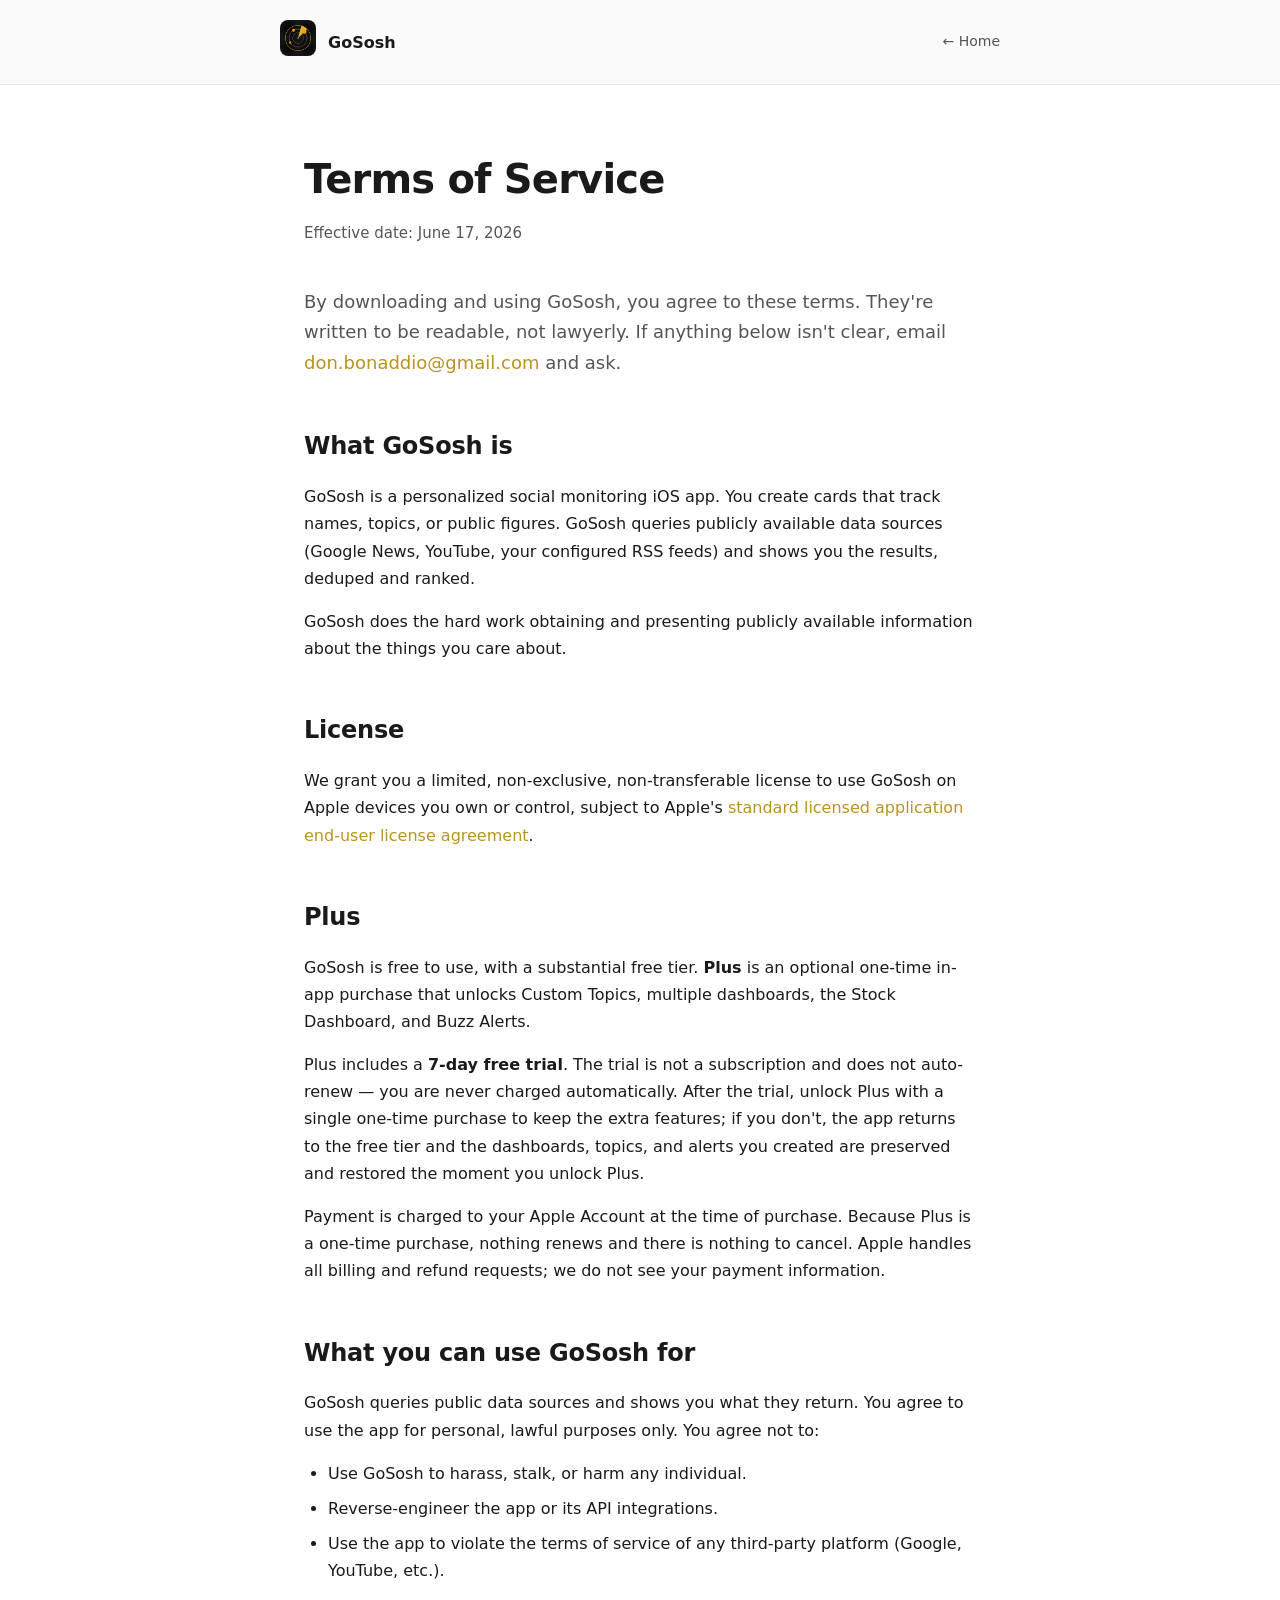
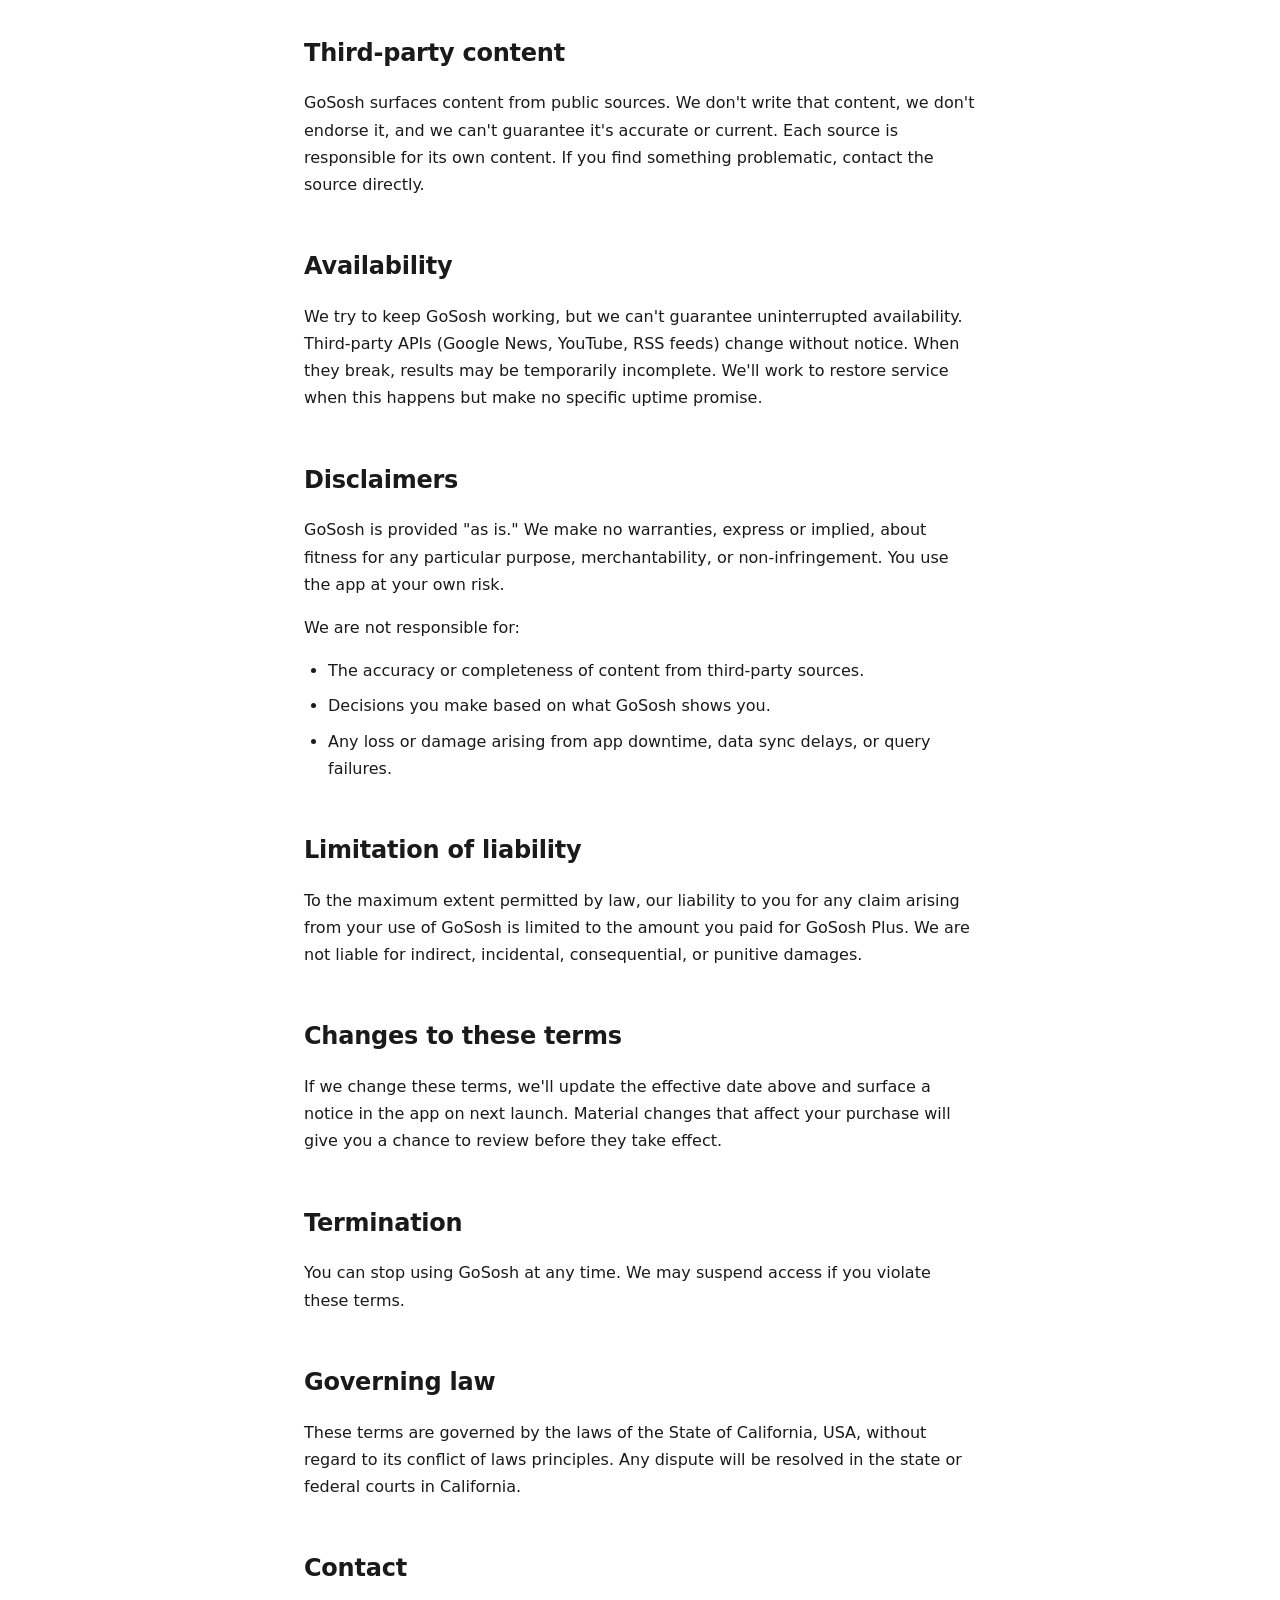
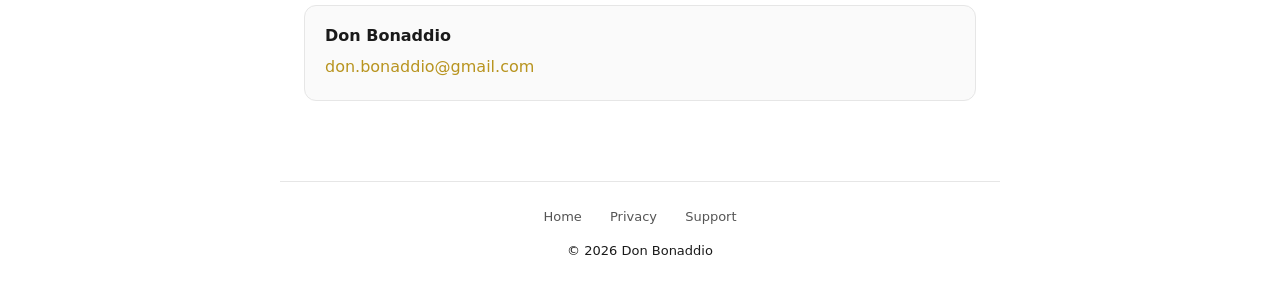
<file: terms.html>
<!DOCTYPE html>
<html lang="en">
<head>
<meta charset="UTF-8">
<meta name="viewport" content="width=device-width, initial-scale=1.0">
<title>Terms of Service — GoSosh</title>
<meta name="description" content="GoSosh terms of service — purchase details, license, and disclaimers.">
<link rel="icon" type="image/png" href="icon.png">
<style>
  :root {
    --bg: #ffffff;
    --text: #1a1a1a;
    --text-dim: #555555;
    --text-faint: #888888;
    --accent: #b8941f;
    --border: #e6e6e6;
    --bg-card: #fafafa;
  }
  @media (prefers-color-scheme: dark) {
    :root {
      --bg: #0d0d0d;
      --text: #f0f0f0;
      --text-dim: #b0b0b0;
      --text-faint: #777777;
      --accent: #d4af37;
      --border: #2a2a2a;
      --bg-card: #1a1a1a;
    }
  }

  * { box-sizing: border-box; margin: 0; padding: 0; }

  body {
    font-family: -apple-system, BlinkMacSystemFont, "Inter", "Segoe UI", system-ui, sans-serif;
    background: var(--bg);
    color: var(--text);
    line-height: 1.7;
    -webkit-font-smoothing: antialiased;
  }

  a { color: var(--accent); text-decoration: none; }
  a:hover { text-decoration: underline; }

  header {
    background: var(--bg-card);
    border-bottom: 1px solid var(--border);
    padding: 20px 24px;
  }
  .header-inner {
    max-width: 720px;
    margin: 0 auto;
    display: flex;
    align-items: center;
    gap: 12px;
  }
  .header-icon { width: 36px; height: 36px; border-radius: 8px; }
  .header-title { font-size: 16px; font-weight: 600; color: var(--text); }
  .header-title a { color: var(--text); }
  .header-spacer { flex: 1; }
  .header-back { font-size: 14px; color: var(--text-dim); }

  article {
    max-width: 720px;
    margin: 0 auto;
    padding: 60px 24px 80px;
  }

  h1 {
    font-size: 40px;
    font-weight: 700;
    letter-spacing: -0.02em;
    margin-bottom: 8px;
  }

  .effective-date {
    color: var(--text-dim);
    font-size: 15px;
    margin-bottom: 40px;
    font-weight: 500;
  }

  .lead {
    font-size: 18px;
    color: var(--text-dim);
    margin-bottom: 32px;
  }

  h2 {
    font-size: 24px;
    font-weight: 600;
    margin-top: 48px;
    margin-bottom: 16px;
    letter-spacing: -0.01em;
  }

  p { margin-bottom: 16px; color: var(--text); }

  ul { margin: 0 0 16px 24px; }
  li { margin-bottom: 8px; color: var(--text); }

  strong { font-weight: 600; }

  .contact-block {
    margin-top: 16px;
    padding: 16px 20px;
    background: var(--bg-card);
    border: 1px solid var(--border);
    border-radius: 12px;
  }
  .contact-block p { margin-bottom: 4px; }

  footer {
    max-width: 720px;
    margin: 0 auto;
    padding: 24px;
    border-top: 1px solid var(--border);
    color: var(--text-faint);
    font-size: 13px;
    text-align: center;
  }
  footer a { color: var(--text-dim); margin: 0 12px; }
</style>
</head>
<body>

<header>
  <div class="header-inner">
    <a href="index.html"><img src="icon.png" alt="GoSosh" class="header-icon"></a>
    <a href="index.html" class="header-title">GoSosh</a>
    <div class="header-spacer"></div>
    <a href="index.html" class="header-back">&larr; Home</a>
  </div>
</header>

<article>
  <h1>Terms of Service</h1>
  <p class="effective-date">Effective date: June 17, 2026</p>

  <p class="lead">By downloading and using GoSosh, you agree to these terms. They're written to be readable, not lawyerly. If anything below isn't clear, email <a href="mailto:don.bonaddio@gmail.com">don.bonaddio@gmail.com</a> and ask.</p>

  <h2>What GoSosh is</h2>
  <p>GoSosh is a personalized social monitoring iOS app. You create cards that track names, topics, or public figures. GoSosh queries publicly available data sources (Google News, YouTube, your configured RSS feeds) and shows you the results, deduped and ranked.</p>
  <p>GoSosh does the hard work obtaining and presenting publicly available information about the things you care about.</p>

  <h2>License</h2>
  <p>We grant you a limited, non-exclusive, non-transferable license to use GoSosh on Apple devices you own or control, subject to Apple's <a href="https://www.apple.com/legal/internet-services/itunes/dev/stdeula/">standard licensed application end-user license agreement</a>.</p>

  <h2>Plus</h2>
  <p>GoSosh is free to use, with a substantial free tier. <strong>Plus</strong> is an optional one-time in-app purchase that unlocks Custom Topics, multiple dashboards, the Stock Dashboard, and Buzz Alerts.</p>
  <p>Plus includes a <strong>7-day free trial</strong>. The trial is not a subscription and does not auto-renew &mdash; you are never charged automatically. After the trial, unlock Plus with a single one-time purchase to keep the extra features; if you don't, the app returns to the free tier and the dashboards, topics, and alerts you created are preserved and restored the moment you unlock Plus.</p>
  <p>Payment is charged to your Apple Account at the time of purchase. Because Plus is a one-time purchase, nothing renews and there is nothing to cancel. Apple handles all billing and refund requests; we do not see your payment information.</p>

  <h2>What you can use GoSosh for</h2>
  <p>GoSosh queries public data sources and shows you what they return. You agree to use the app for personal, lawful purposes only. You agree not to:</p>
  <ul>
    <li>Use GoSosh to harass, stalk, or harm any individual.</li>
    <li>Reverse-engineer the app or its API integrations.</li>
    <li>Use the app to violate the terms of service of any third-party platform (Google, YouTube, etc.).</li>
  </ul>

  <h2>Third-party content</h2>
  <p>GoSosh surfaces content from public sources. We don't write that content, we don't endorse it, and we can't guarantee it's accurate or current. Each source is responsible for its own content. If you find something problematic, contact the source directly.</p>

  <h2>Availability</h2>
  <p>We try to keep GoSosh working, but we can't guarantee uninterrupted availability. Third-party APIs (Google News, YouTube, RSS feeds) change without notice. When they break, results may be temporarily incomplete. We'll work to restore service when this happens but make no specific uptime promise.</p>

  <h2>Disclaimers</h2>
  <p>GoSosh is provided "as is." We make no warranties, express or implied, about fitness for any particular purpose, merchantability, or non-infringement. You use the app at your own risk.</p>
  <p>We are not responsible for:</p>
  <ul>
    <li>The accuracy or completeness of content from third-party sources.</li>
    <li>Decisions you make based on what GoSosh shows you.</li>
    <li>Any loss or damage arising from app downtime, data sync delays, or query failures.</li>
  </ul>

  <h2>Limitation of liability</h2>
  <p>To the maximum extent permitted by law, our liability to you for any claim arising from your use of GoSosh is limited to the amount you paid for GoSosh Plus. We are not liable for indirect, incidental, consequential, or punitive damages.</p>

  <h2>Changes to these terms</h2>
  <p>If we change these terms, we'll update the effective date above and surface a notice in the app on next launch. Material changes that affect your purchase will give you a chance to review before they take effect.</p>

  <h2>Termination</h2>
  <p>You can stop using GoSosh at any time. We may suspend access if you violate these terms.</p>

  <h2>Governing law</h2>
  <p>These terms are governed by the laws of the State of California, USA, without regard to its conflict of laws principles. Any dispute will be resolved in the state or federal courts in California.</p>

  <h2>Contact</h2>
  <div class="contact-block">
    <p><strong>Don Bonaddio</strong></p>
    <p><a href="mailto:don.bonaddio@gmail.com">don.bonaddio@gmail.com</a></p>
  </div>
</article>

<footer>
  <a href="index.html">Home</a>
  <a href="privacy.html">Privacy</a>
  <a href="mailto:don.bonaddio@gmail.com">Support</a>
  <p style="margin-top: 12px;">&copy; 2026 Don Bonaddio</p>
</footer>

</body>
</html>
</file>
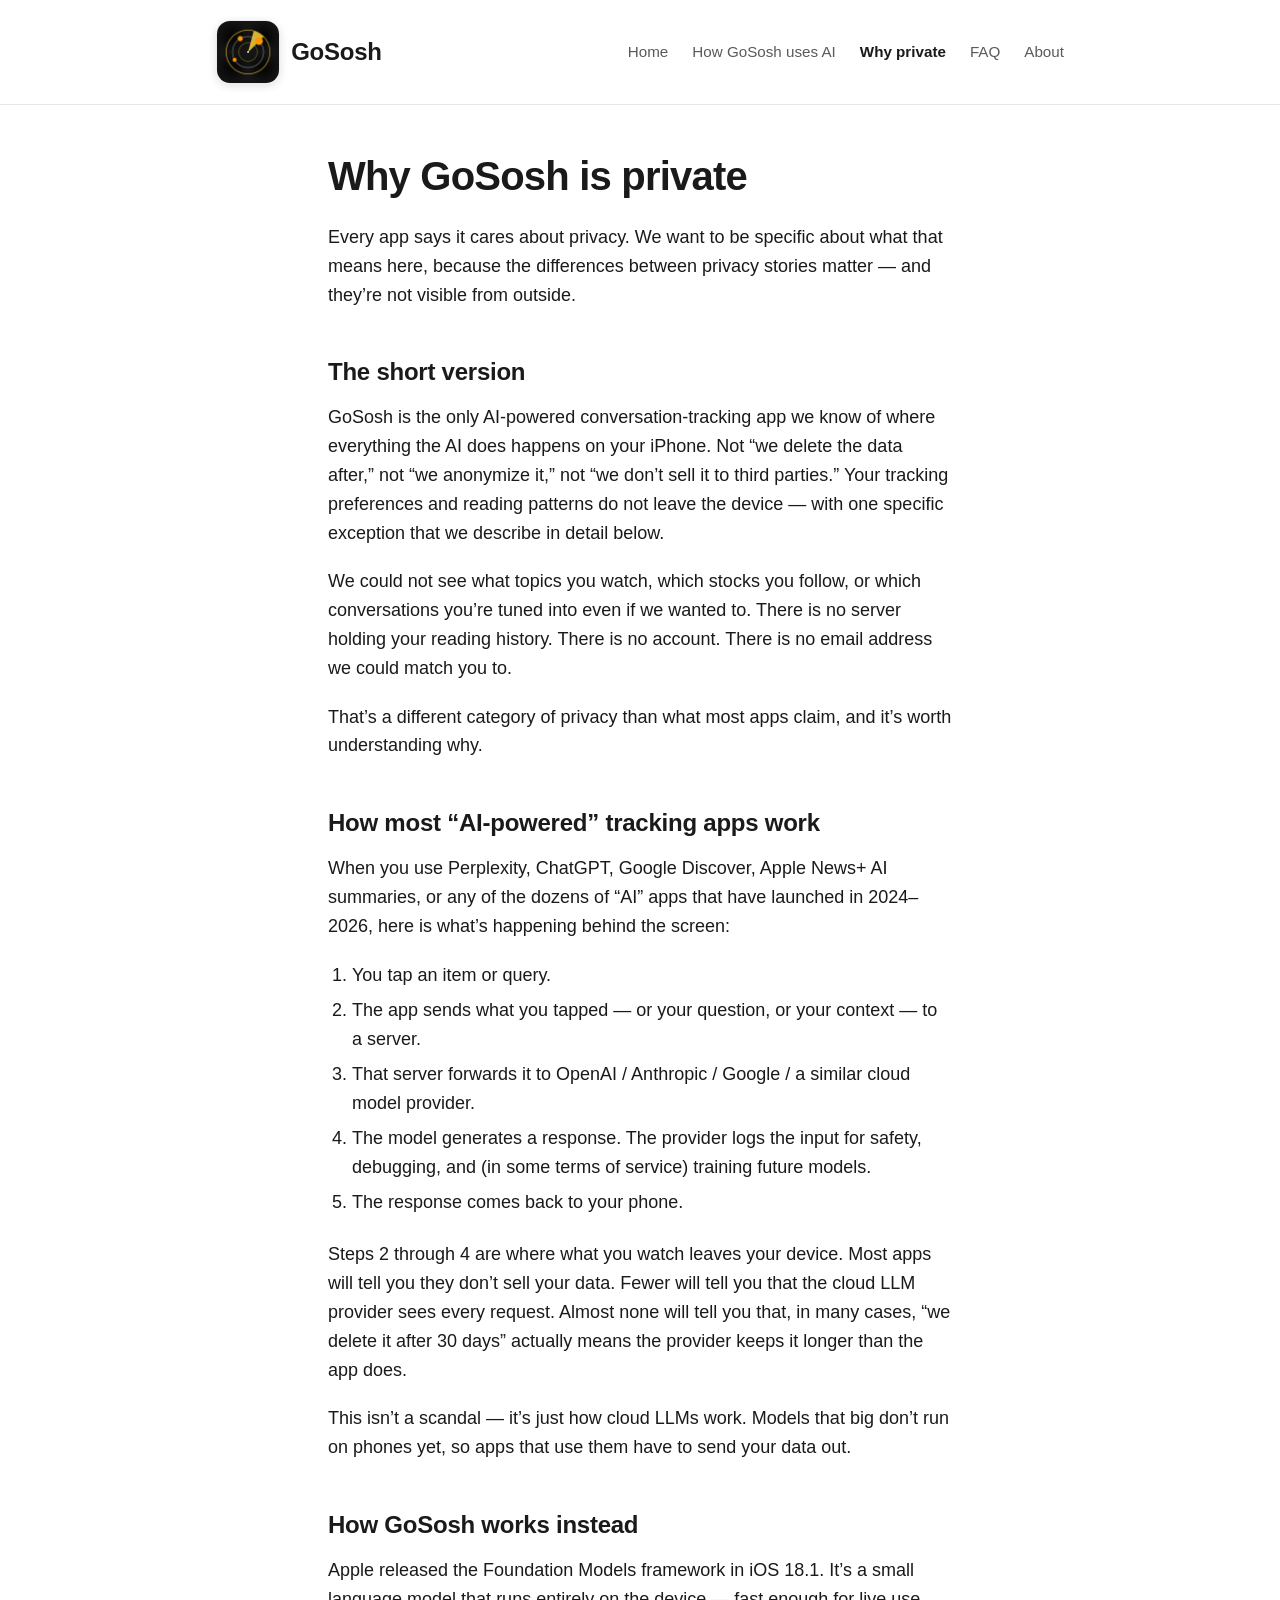
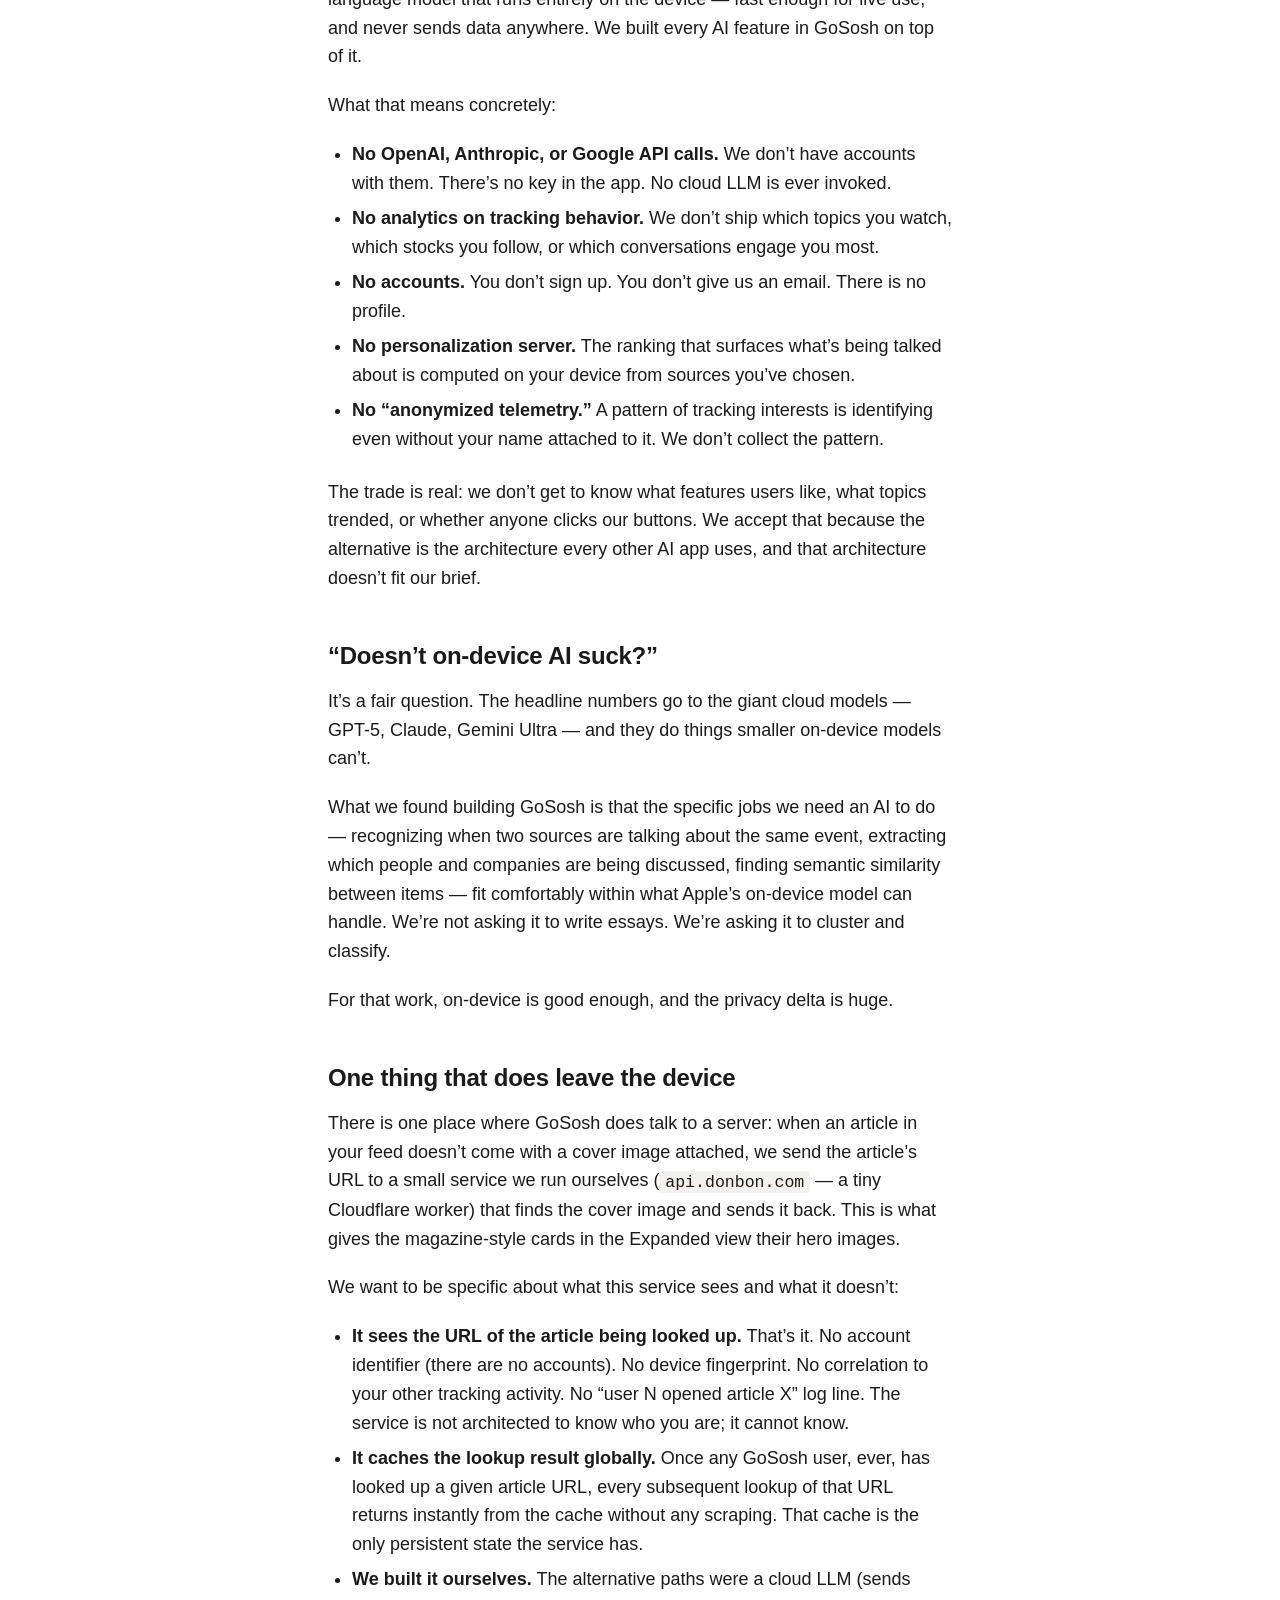
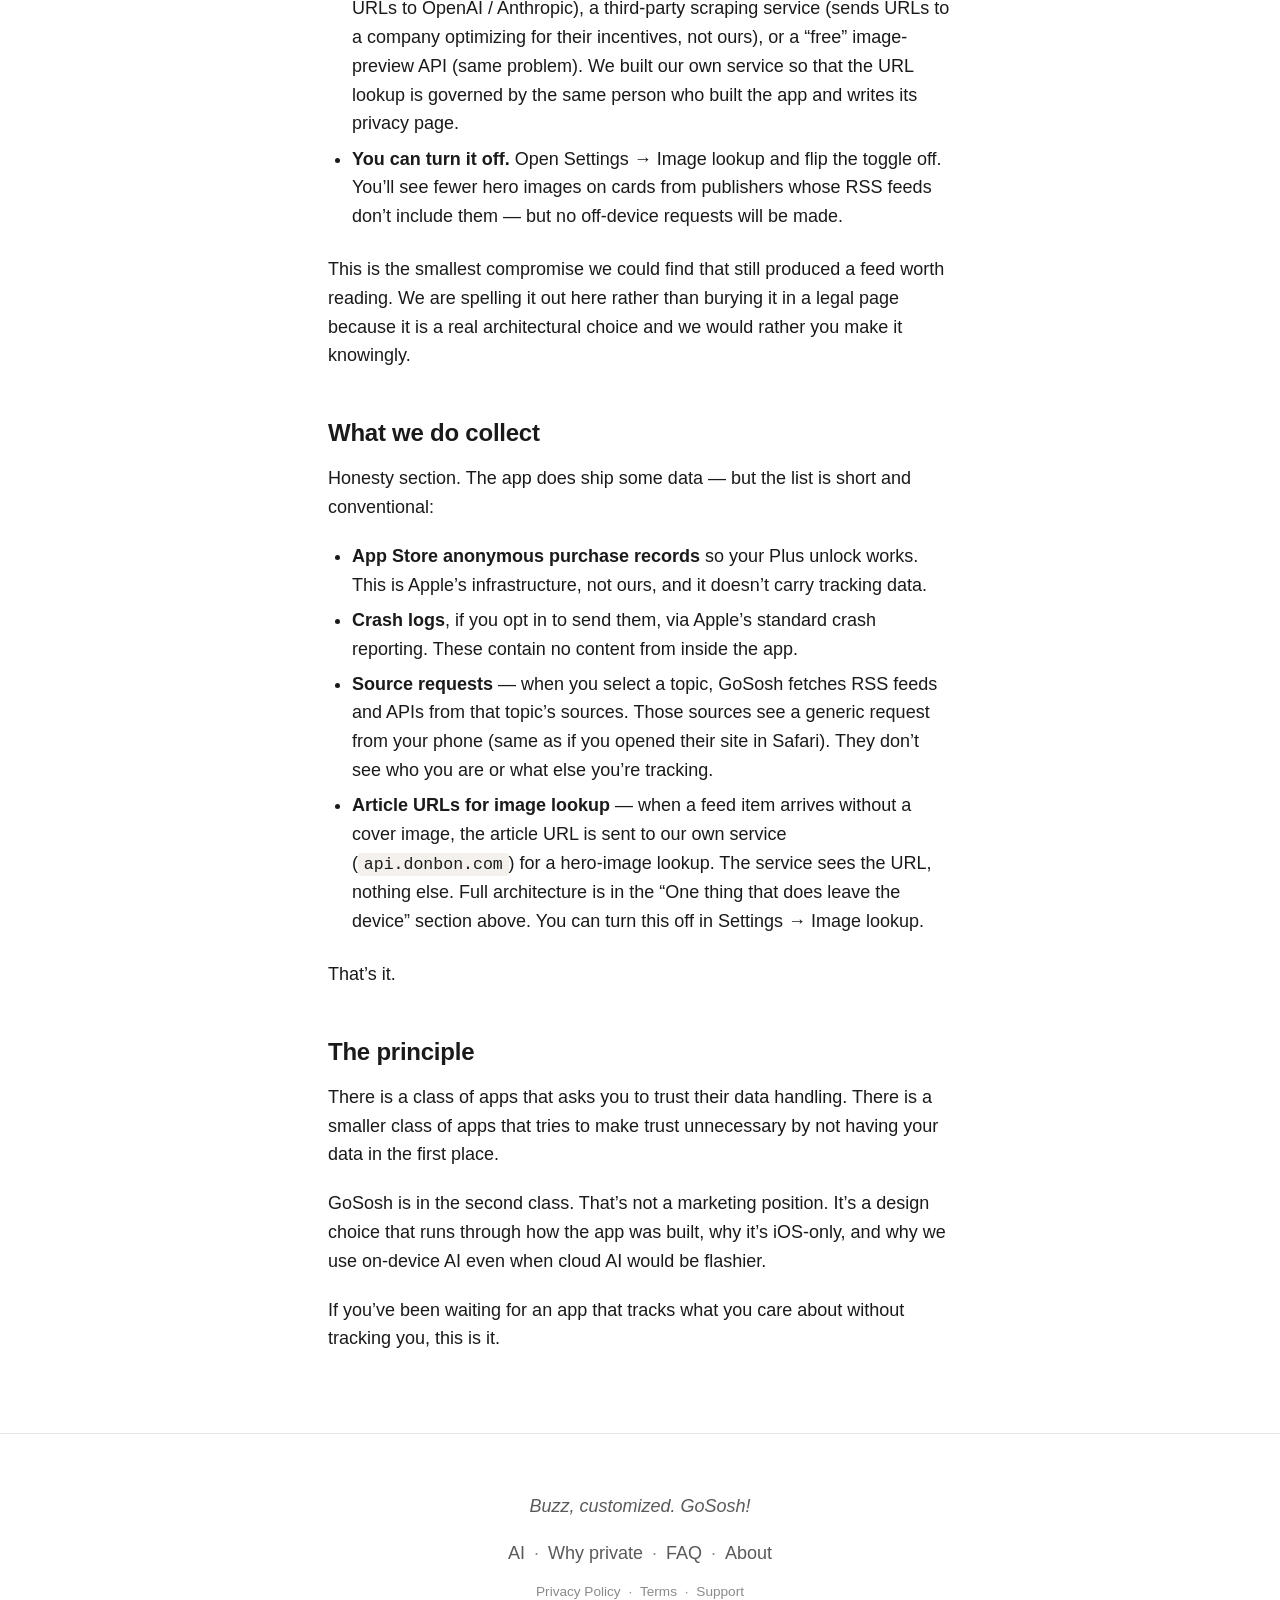
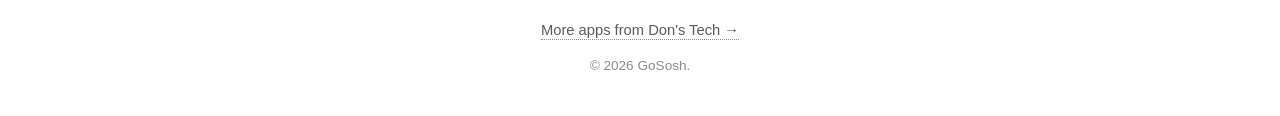
<file: why-private.html>
<!DOCTYPE html>
<html lang="en">
<head>
<meta charset="UTF-8">
<meta name="viewport" content="width=device-width, initial-scale=1.0">
<meta name="description" content="Every app says it cares about privacy. We want to be specific about what that means here, because the differences between privacy stories matter — and…">
<title>Why GoSosh is private — GoSosh</title>
<link rel="stylesheet" href="style.css">
</head>
<body>
<header class="site-header">
  <div class="container">
    <a href="index.html" class="brand">
      <img src="icon.png" alt="" class="brand-icon">
      <span>GoSosh</span>
    </a>
    <nav class="primary-nav">
      <a href="index.html">Home</a>
      <a href="ai.html">How GoSosh uses AI</a>
      <a href="why-private.html" aria-current="page">Why private</a>
      <a href="faq.html">FAQ</a>
      <a href="about.html">About</a>
    </nav>
  </div>
</header>

<main class="container">
<h1>Why GoSosh is private</h1>
<p>Every app says it cares about privacy. We want to be specific about what that means here, because the differences between privacy stories matter — and they&rsquo;re not visible from outside.</p>
<h2>The short version</h2>
<p>GoSosh is the only AI-powered conversation-tracking app we know of where everything the AI does happens on your iPhone. Not &ldquo;we delete the data after,&rdquo; not &ldquo;we anonymize it,&rdquo; not &ldquo;we don&rsquo;t sell it to third parties.&rdquo; Your tracking preferences and reading patterns do not leave the device — with one specific exception that we describe in detail below.</p>
<p>We could not see what topics you watch, which stocks you follow, or which conversations you&rsquo;re tuned into even if we wanted to. There is no server holding your reading history. There is no account. There is no email address we could match you to.</p>
<p>That&rsquo;s a different category of privacy than what most apps claim, and it&rsquo;s worth understanding why.</p>
<h2>How most &ldquo;AI-powered&rdquo; tracking apps work</h2>
<p>When you use Perplexity, ChatGPT, Google Discover, Apple News+ AI summaries, or any of the dozens of &ldquo;AI&rdquo; apps that have launched in 2024–2026, here is what&rsquo;s happening behind the screen:</p>
<ol>
<li>You tap an item or query.</li>
<li>The app sends what you tapped — or your question, or your context — to a server.</li>
<li>That server forwards it to OpenAI / Anthropic / Google / a similar cloud model provider.</li>
<li>The model generates a response. The provider logs the input for safety, debugging, and (in some terms of service) training future models.</li>
<li>The response comes back to your phone.</li>
</ol>
<p>Steps 2 through 4 are where what you watch leaves your device. Most apps will tell you they don&rsquo;t sell your data. Fewer will tell you that the cloud LLM provider sees every request. Almost none will tell you that, in many cases, &ldquo;we delete it after 30 days&rdquo; actually means the provider keeps it longer than the app does.</p>
<p>This isn&rsquo;t a scandal — it&rsquo;s just how cloud LLMs work. Models that big don&rsquo;t run on phones yet, so apps that use them have to send your data out.</p>
<h2>How GoSosh works instead</h2>
<p>Apple released the Foundation Models framework in iOS 18.1. It&rsquo;s a small language model that runs entirely on the device — fast enough for live use, and never sends data anywhere. We built every AI feature in GoSosh on top of it.</p>
<p>What that means concretely:</p>
<ul>
<li><strong>No OpenAI, Anthropic, or Google API calls.</strong> We don&rsquo;t have accounts with them. There&rsquo;s no key in the app. No cloud LLM is ever invoked.</li>
<li><strong>No analytics on tracking behavior.</strong> We don&rsquo;t ship which topics you watch, which stocks you follow, or which conversations engage you most.</li>
<li><strong>No accounts.</strong> You don&rsquo;t sign up. You don&rsquo;t give us an email. There is no profile.</li>
<li><strong>No personalization server.</strong> The ranking that surfaces what&rsquo;s being talked about is computed on your device from sources you&rsquo;ve chosen.</li>
<li><strong>No &ldquo;anonymized telemetry.&rdquo;</strong> A pattern of tracking interests is identifying even without your name attached to it. We don&rsquo;t collect the pattern.</li>
</ul>
<p>The trade is real: we don&rsquo;t get to know what features users like, what topics trended, or whether anyone clicks our buttons. We accept that because the alternative is the architecture every other AI app uses, and that architecture doesn&rsquo;t fit our brief.</p>
<h2>&ldquo;Doesn&rsquo;t on-device AI suck?&rdquo;</h2>
<p>It&rsquo;s a fair question. The headline numbers go to the giant cloud models — GPT-5, Claude, Gemini Ultra — and they do things smaller on-device models can&rsquo;t.</p>
<p>What we found building GoSosh is that the specific jobs we need an AI to do — recognizing when two sources are talking about the same event, extracting which people and companies are being discussed, finding semantic similarity between items — fit comfortably within what Apple&rsquo;s on-device model can handle. We&rsquo;re not asking it to write essays. We&rsquo;re asking it to cluster and classify.</p>
<p>For that work, on-device is good enough, and the privacy delta is huge.</p>
<h2>One thing that does leave the device</h2>
<p>There is one place where GoSosh does talk to a server: when an article in your feed doesn&rsquo;t come with a cover image attached, we send the article&rsquo;s URL to a small service we run ourselves (<code>api.donbon.com</code> — a tiny Cloudflare worker) that finds the cover image and sends it back. This is what gives the magazine-style cards in the Expanded view their hero images.</p>
<p>We want to be specific about what this service sees and what it doesn&rsquo;t:</p>
<ul>
<li><strong>It sees the URL of the article being looked up.</strong> That&rsquo;s it. No account identifier (there are no accounts). No device fingerprint. No correlation to your other tracking activity. No &ldquo;user N opened article X&rdquo; log line. The service is not architected to know who you are; it cannot know.</li>
<li><strong>It caches the lookup result globally.</strong> Once any GoSosh user, ever, has looked up a given article URL, every subsequent lookup of that URL returns instantly from the cache without any scraping. That cache is the only persistent state the service has.</li>
<li><strong>We built it ourselves.</strong> The alternative paths were a cloud LLM (sends URLs to OpenAI / Anthropic), a third-party scraping service (sends URLs to a company optimizing for their incentives, not ours), or a &ldquo;free&rdquo; image-preview API (same problem). We built our own service so that the URL lookup is governed by the same person who built the app and writes its privacy page.</li>
<li><strong>You can turn it off.</strong> Open Settings → Image lookup and flip the toggle off. You&rsquo;ll see fewer hero images on cards from publishers whose RSS feeds don&rsquo;t include them — but no off-device requests will be made.</li>
</ul>
<p>This is the smallest compromise we could find that still produced a feed worth reading. We are spelling it out here rather than burying it in a legal page because it is a real architectural choice and we would rather you make it knowingly.</p>
<h2>What we do collect</h2>
<p>Honesty section. The app does ship some data — but the list is short and conventional:</p>
<ul>
<li><strong>App Store anonymous purchase records</strong> so your Plus unlock works. This is Apple&rsquo;s infrastructure, not ours, and it doesn&rsquo;t carry tracking data.</li>
<li><strong>Crash logs</strong>, if you opt in to send them, via Apple&rsquo;s standard crash reporting. These contain no content from inside the app.</li>
<li><strong>Source requests</strong> — when you select a topic, GoSosh fetches RSS feeds and APIs from that topic&rsquo;s sources. Those sources see a generic request from your phone (same as if you opened their site in Safari). They don&rsquo;t see who you are or what else you&rsquo;re tracking.</li>
<li><strong>Article URLs for image lookup</strong> — when a feed item arrives without a cover image, the article URL is sent to our own service (<code>api.donbon.com</code>) for a hero-image lookup. The service sees the URL, nothing else. Full architecture is in the &ldquo;One thing that does leave the device&rdquo; section above. You can turn this off in Settings → Image lookup.</li>
</ul>
<p>That&rsquo;s it.</p>
<h2>The principle</h2>
<p>There is a class of apps that asks you to trust their data handling. There is a smaller class of apps that tries to make trust unnecessary by not having your data in the first place.</p>
<p>GoSosh is in the second class. That&rsquo;s not a marketing position. It&rsquo;s a design choice that runs through how the app was built, why it&rsquo;s iOS-only, and why we use on-device AI even when cloud AI would be flashier.</p>
<p>If you&rsquo;ve been waiting for an app that tracks what you care about without tracking you, this is it.</p>
</main>

<footer class="site-footer">
  <div class="container">
    <p class="tagline">Buzz, customized. GoSosh!</p>
    <p class="footer-links">
      <a href="ai.html">AI</a> ·
      <a href="why-private.html">Why private</a> ·
      <a href="faq.html">FAQ</a> ·
      <a href="about.html">About</a>
    </p>
    <p class="footer-links legal">
      <a href="privacy.html">Privacy Policy</a> ·
      <a href="terms.html">Terms</a> ·
      <a href="support.html">Support</a>
    </p>
    <p class="umbrella"><a href="https://donstech.com">More apps from Don's Tech →</a></p>
    <p class="copyright">© 2026 GoSosh.</p>
  </div>
</footer>
</body>
</html>
</file>
<file: style.css>
/* GoSosh — minimal, readable, fast.
 *
 * Single stylesheet for the whole site. No build step beyond build.py
 * copying this file into ./build/.
 *
 * Design notes:
 * - System fonts so the site feels native on each platform
 * - Comfortable measure (45–75 chars per line) for actual reading
 * - One column, generous spacing, no sidebar, no popups
 * - Honest dark mode that follows the user's OS preference
 * - No JS required
 */

/* ---- Variables ---- */

/* Light theme — reverted to white background after dark theme made
 * the icon hard to see on the page (the icon's own near-black
 * backdrop blended into the dark page no matter how visible we
 * made the framing border). The light bg was the original working
 * design where the icon's orange radar design popped naturally.
 *
 * Dark-theme variables kept here commented in case we revisit
 * with a transparent/light-variant icon someday:
 *   --bg: #0d0d0e;   --fg: #f0ede8;   --fg-muted: #b0aca6;
 *   --fg-tertiary: #807c76;   --accent: #f08160;
 *   --accent-dark: #d65d3a;   --border: #2a2a2c;
 *   --surface: #18181a;   --code-bg: #1a1a1c;
 */
:root {
    --bg: #ffffff;
    --fg: #1a1a1a;
    --fg-muted: #5a5a5a;
    --fg-tertiary: #8a8a8a;
    --accent: #d65d3a;            /* GoSosh coral */
    --accent-dark: #b34a2c;
    --border: #e8e6e0;
    --surface: #faf8f5;            /* cream */
    --code-bg: #f4f1ec;

    --maxw: 42rem;
    --maxw-wide: 56rem;

    --font-sans: -apple-system, BlinkMacSystemFont, "SF Pro Text", "Segoe UI",
                 Roboto, Helvetica, Arial, sans-serif;
    --font-serif: "New York", "Charter", "Georgia", "Iowan Old Style", serif;
}

/* ---- Reset / base ---- */

*, *::before, *::after {
    box-sizing: border-box;
}

html {
    -webkit-text-size-adjust: 100%;
    scroll-behavior: smooth;
}

body {
    margin: 0;
    padding: 0;
    font-family: var(--font-sans);
    font-size: 18px;
    line-height: 1.6;
    color: var(--fg);
    background: var(--bg);
    text-rendering: optimizeLegibility;
    -webkit-font-smoothing: antialiased;
}

.container {
    width: 100%;
    max-width: var(--maxw);
    margin: 0 auto;
    padding: 0 1.5rem;
}

/* ---- Header / nav ---- */

.site-header {
    border-bottom: 1px solid var(--border);
    padding: 1.25rem 0;
    margin-bottom: 3rem;
}

.site-header .container {
    display: flex;
    flex-wrap: wrap;
    align-items: center;
    justify-content: space-between;
    gap: 1rem;
    max-width: var(--maxw-wide);
}

.brand {
    display: inline-flex;
    align-items: center;
    gap: 0.7rem;                 /* a touch more breathing room for 64px icon */
    font-size: 1.5rem;            /* bumped from 1.25 to balance bigger icon */
    font-weight: 700;
    color: var(--fg);
    text-decoration: none;
    letter-spacing: -0.01em;
}

/* App icon next to the wordmark. Doubled from 32px to 64px per
 * Don's call so the brand reads more confidently on first glance.
 * iOS app-icon rounding (14px on a 64px tile is the iOS 16+ default
 * ratio) so the mark reads as "the app," not a generic square logo.
 *
 * The 1px inset highlight + soft drop shadow are deliberate on
 * dark backgrounds: an icon whose own backdrop is dark would
 * otherwise disappear into the page. The highlight gives it an
 * edge; the shadow lifts it. Both are barely perceptible on
 * light backgrounds, so this works either way. */
.brand-icon {
    width: 64px;
    height: 64px;
    border-radius: 14px;
    flex-shrink: 0;
    display: block;
    /* Light, conventional iOS app-icon presentation — barely-there
     * stroke + subtle drop shadow for visual weight against the
     * white page. The icon's own design carries the brand. */
    border: 1px solid rgba(0, 0, 0, 0.08);
    box-shadow: 0 2px 8px rgba(0, 0, 0, 0.12);
    box-sizing: border-box;
}

.primary-nav {
    display: flex;
    gap: 1.5rem;
    flex-wrap: wrap;
}

.primary-nav a {
    color: var(--fg-muted);
    text-decoration: none;
    font-size: 0.95rem;
    transition: color 0.15s ease;
}

.primary-nav a:hover {
    color: var(--accent);
}

.primary-nav a[aria-current="page"] {
    color: var(--fg);
    font-weight: 600;
}

/* ---- Typography ---- */

main h1 {
    font-size: 2.5rem;
    line-height: 1.15;
    font-weight: 700;
    letter-spacing: -0.02em;
    margin: 0 0 1.5rem;
    color: var(--fg);
}

main h2 {
    font-size: 1.5rem;
    line-height: 1.25;
    font-weight: 700;
    letter-spacing: -0.01em;
    margin: 3rem 0 1rem;
    color: var(--fg);
}

main h3 {
    font-size: 1.15rem;
    line-height: 1.3;
    font-weight: 600;
    margin: 2rem 0 0.75rem;
    color: var(--fg);
}

main p {
    margin: 0 0 1.25rem;
    color: var(--fg);
}

main p strong {
    color: var(--fg);
    font-weight: 600;
}

main a {
    color: var(--accent);
    text-decoration: underline;
    text-decoration-color: rgba(214, 93, 58, 0.4);
    text-underline-offset: 2px;
    transition: text-decoration-color 0.15s ease;
}

main a:hover {
    text-decoration-color: var(--accent);
}

main ul, main ol {
    margin: 0 0 1.5rem;
    padding-left: 1.5rem;
}

main li {
    margin-bottom: 0.4rem;
}

main blockquote {
    margin: 1.5rem 0;
    padding: 0.75rem 1.25rem;
    border-left: 3px solid var(--accent);
    background: var(--surface);
    color: var(--fg-muted);
    font-style: italic;
}

main code {
    font-family: ui-monospace, "SF Mono", "Menlo", "Consolas", monospace;
    font-size: 0.92em;
    background: var(--code-bg);
    padding: 0.1em 0.35em;
    border-radius: 3px;
}

main pre {
    background: var(--code-bg);
    padding: 1rem;
    border-radius: 6px;
    overflow-x: auto;
    margin: 1.5rem 0;
    font-size: 0.9rem;
    line-height: 1.5;
}

main pre code {
    background: none;
    padding: 0;
}

main hr {
    border: none;
    border-top: 1px solid var(--border);
    margin: 3rem 0;
}

/* ---- Footer ---- */

.site-footer {
    border-top: 1px solid var(--border);
    margin-top: 5rem;
    padding: 2.5rem 0;
    text-align: center;
}

.site-footer .tagline {
    color: var(--fg-muted);
    font-style: italic;
    margin-bottom: 1rem;
}

.site-footer .footer-links {
    margin-bottom: 0.5rem;
    color: var(--fg-tertiary);
}

.site-footer .footer-links a {
    color: var(--fg-muted);
    text-decoration: none;
    margin: 0 0.25rem;
}

.site-footer .footer-links a:hover {
    color: var(--accent);
}

/* Secondary footer row — legal / support links. Smaller,
 * less prominent than the primary content nav above. */
.site-footer .footer-links.legal {
    font-size: 0.85rem;
    margin-bottom: 1rem;
}

.site-footer .footer-links.legal a {
    color: var(--fg-tertiary);
}

/* "More apps from Don's Tech →" cross-promo line. Subtle treatment
 * — dotted underline, muted color — so it reads as a footer nav
 * link rather than a content CTA. */
.site-footer .umbrella {
    margin: 0.5rem 0 0.8rem;
    font-size: 0.92rem;
    color: var(--fg-muted);
}

.site-footer .umbrella a {
    color: var(--fg-muted);
    text-decoration: none;
    border-bottom: 1px dotted var(--fg-tertiary);
    padding-bottom: 1px;
    transition: color 0.15s ease, border-bottom-color 0.15s ease;
}

.site-footer .umbrella a:hover {
    color: var(--accent);
    border-bottom-color: var(--accent);
}

.site-footer .copyright {
    color: var(--fg-tertiary);
    font-size: 0.85rem;
    margin: 0;
}

/* ---- Small screens ---- */

@media (max-width: 600px) {
    body {
        font-size: 17px;
    }
    main h1 {
        font-size: 2rem;
    }
    main h2 {
        font-size: 1.35rem;
        margin-top: 2.5rem;
    }
    .container {
        padding: 0 1.25rem;
    }
    .site-header .container {
        flex-direction: column;
        align-items: flex-start;
        gap: 0.75rem;
    }
    .primary-nav {
        gap: 1rem;
    }
}

/* ---- App Store badge (when added) ---- */

.appstore-badge {
    display: inline-block;
    margin: 1.5rem 0;
}

.appstore-badge img {
    height: 50px;
    width: auto;
    display: block;
}
</file>
